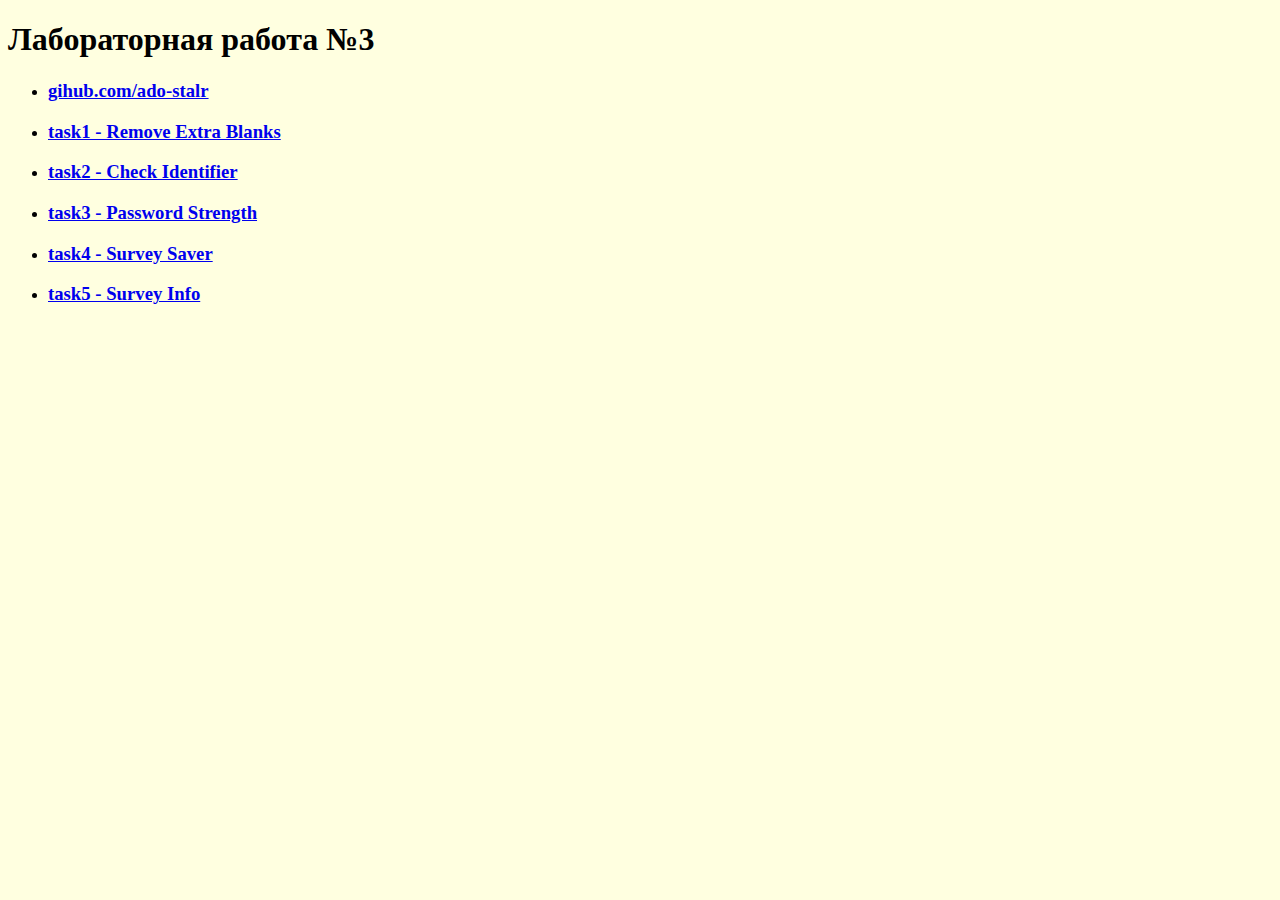
<file: lw3/index.html>
<!DOCTYPE html>
<html lang="en">
<head>
    <meta charset="UTF-8">
    <meta name="viewport" content="width=device-width, initial-scale=1.0">
    <title>OWP LabWork 3</title>
    <style>
        body {
            background-color: lightyellow;
        }
    </style>
</head>
<body>
    <h1>Лабораторная работа №3</h1>
    <ul>
        <li><h3><a target="_blank" href="https://github.com/ado-stalr/web-development">gihub.com/ado-stalr</a></h3></li>
        <li><h3><a target="_blank" href="/task1/index.php">task1 - Remove Extra Blanks</a></h3></li>
        <li><h3><a target="_blank" href="/task2/index.php">task2 - Check Identifier</a></h3></li>
        <li><h3><a target="_blank" href="/task3/index.php">task3 - Password Strength</a></h3></li>
        <li><h3><a target="_blank" href="/task4/index.php">task4 - Survey Saver</a></h3></li>
        <li><h3><a target="_blank" href="/task5/index.php">task5 - Survey Info</a></h3></li>
    </ul>
</body>
</html>
</file>
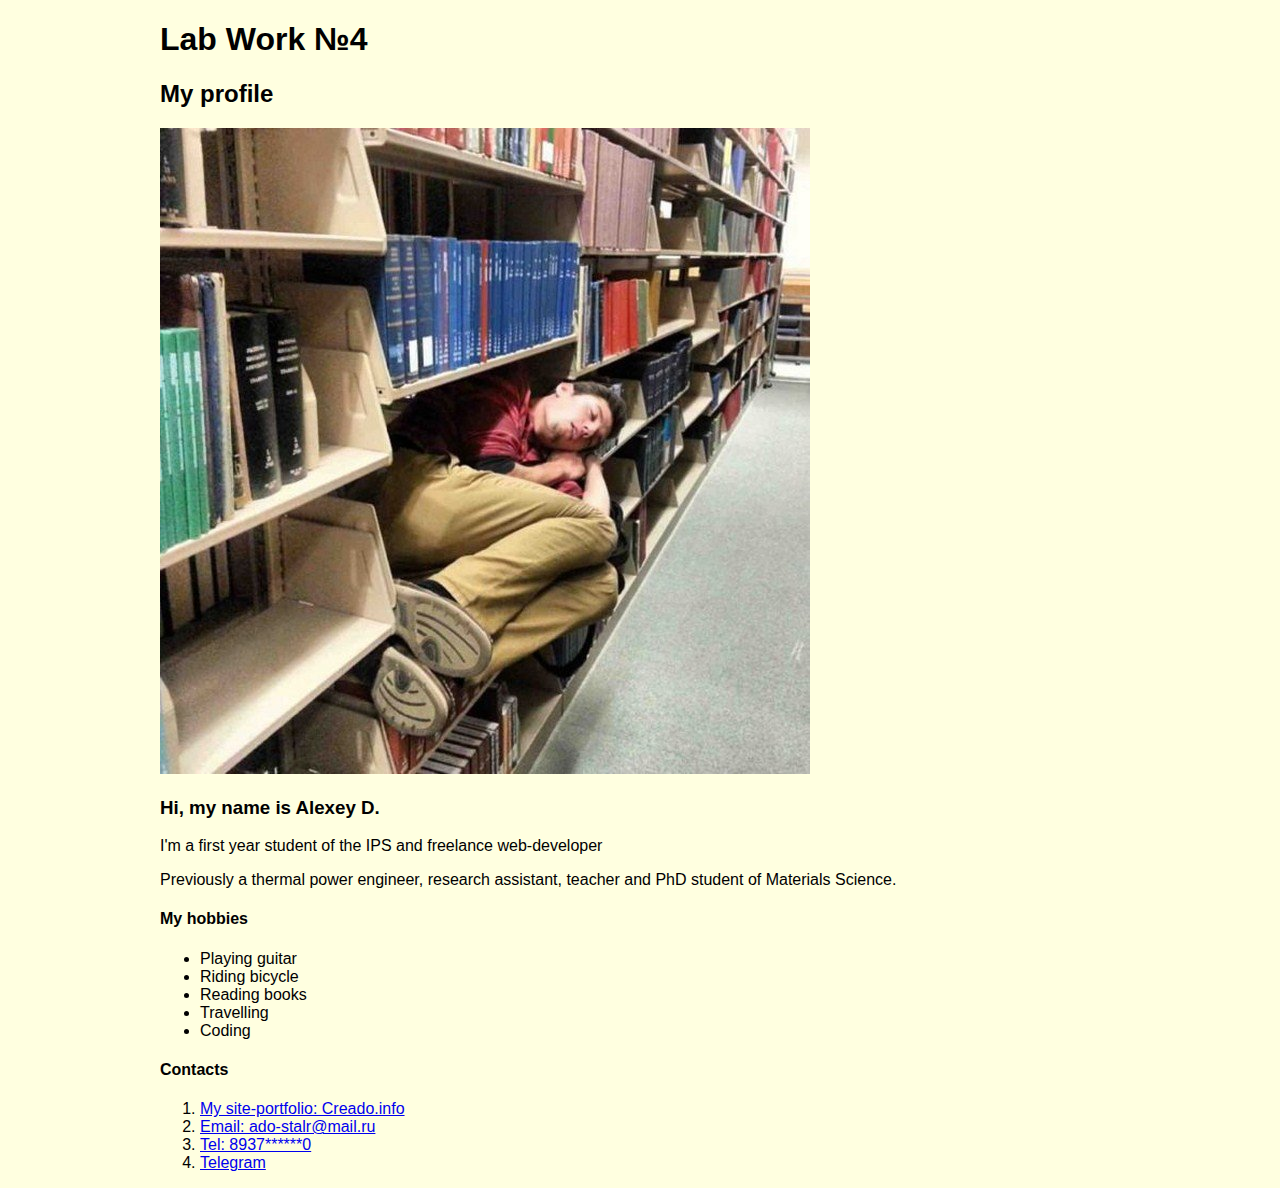
<file: lw4/index.html>
<!DOCTYPE html>
<html lang="en-US">
  <head>
    <meta charset="UTF-8" />
    <meta name="viewport" content="width=device-width, initial-scale=1.0" />
    <title>OWP LabWork 4</title>
    <link href="css/style.css" rel="stylesheet" />
  </head>
  <body>
    <h1>Lab Work №4</h1>
    <article>
      <h2>My profile</h2>
      <div class="imgWrapper">
        <img src="img/avatar.jpg" alt="A lot of books around sleeping man" />
      </div>
      <h3>Hi, my name is Alexey D.</h3>
      <p>
        I'm a first year student of the IPS and freelance web-developer
      </p>
      <p>
        Previously a thermal power engineer, research assistant, teacher
        and PhD student of Materials Science.
      </p>
      <div class="listWrapper">
        <h4>My hobbies</h4>
        <ul>
          <li>Playing guitar</li>
          <li>Riding bicycle</li>
          <li>Reading books</li>
          <li>Travelling</li>
          <li>Coding</li>
        </ul>
      </div>
      <div class="listWrapper">
        <h4>Contacts</h4>
        <ol>
          <li>
            <a target="_blank" href="http://creado.info">My site-portfolio: Creado.info</a>
          </li>
          <li>
            <a href="mailto:ado-stalr@mail.ru">Email: ado-stalr@mail.ru</a>
          </li>
          <li>
            <a href="tel:8937******0">Tel: 8937******0</a>
          </li>
          <li>
            <a target="_blank" href="https://t.me/ado_stalr">Telegram</a>
          </li>
        </ol>
      </div>
    </article>
  </body>
</html>
</file>
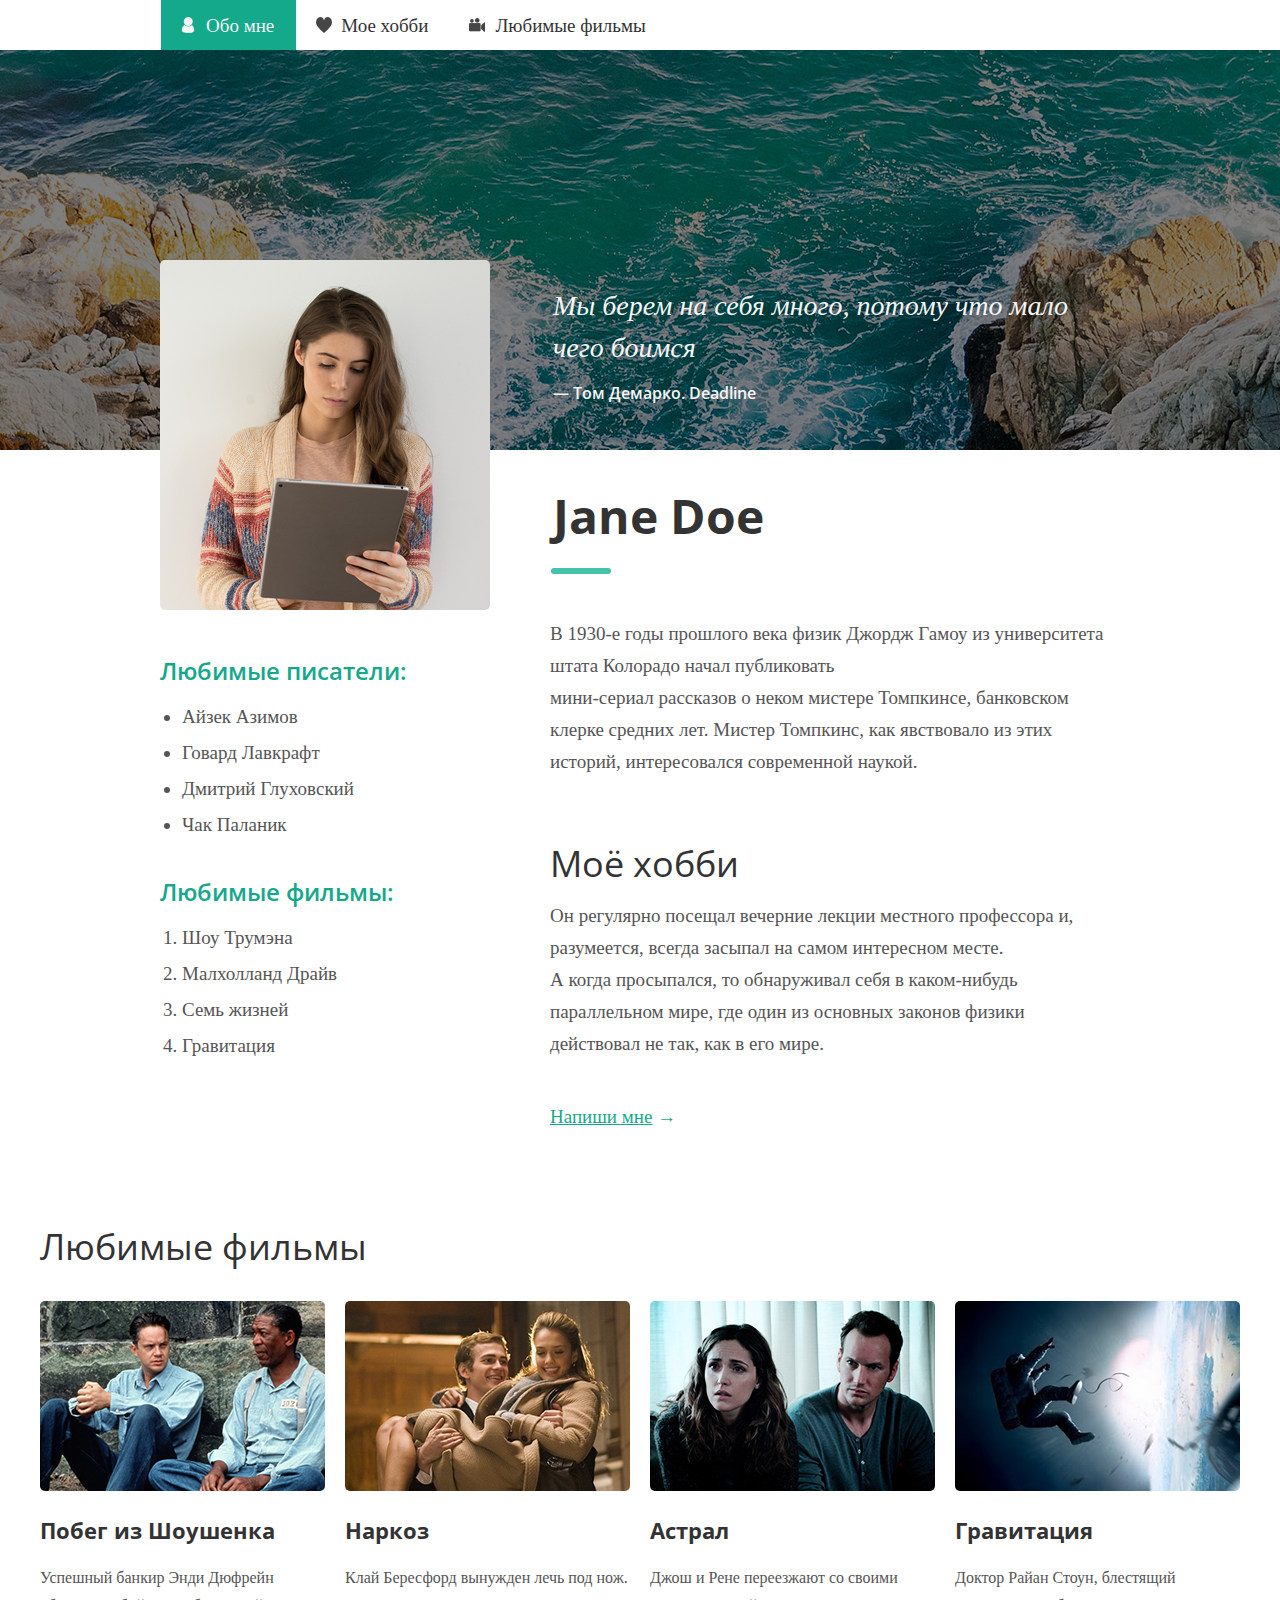
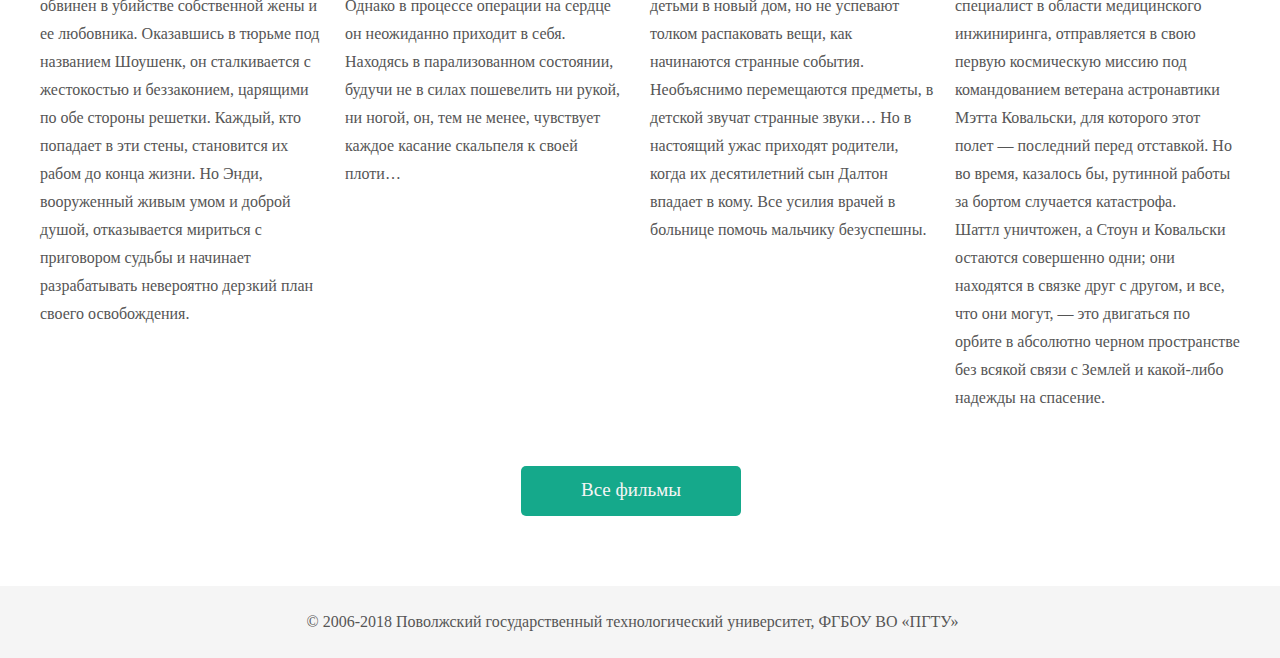
<file: lw5-2_float/index.html>
<!DOCTYPE html>
<html lang="ru">
<head>
  <meta charset="UTF-8" />
  <meta name="viewport" content="width=device-width, initial-scale=1.0" />
  <title>OWP LabWork 5</title>
  <link href="css/style.css" rel="stylesheet" />
  <link href="https://fonts.googleapis.com/css2?family=Open+Sans:wght@400;600;700&display=swap" rel="stylesheet" />
</head>
<body class="main">
  <header class="header">
    <nav class="menu header__menu">
      <ul class="menu__list">
        <li class="menu__item">
          <a href="#about" class="menu__link menu__link_about menu__link_active">Обо мне</a>
        </li>
        <li class="menu__item">
          <a href="#hobby" class="menu__link menu__link_hobby">Мое хобби</a>
        </li>
        <li class="menu__item">
          <a href="#favorite-films" class="menu__link menu__link_films">Любимые фильмы</a>
        </li>
        <li class="clear"></li>
      </ul>
    </nav>
  </header>
  <div class="background"></div>
  <div class="profile main__profile" >
    <div class="about profile__about" id="about">
      <div class="about__img-frame img-frame img-frame_avatar">
        <img src="images/avatar.png" alt="avatar" class="avatar about__avatar" />
      </div>
      <div class="quote about__quote">
        Мы берем на себя много, потому что мало чего боимся
        <p class="quote__author">— Том Демарко. Deadline</p>
      </div>
      <h1 class="about__name">Jane Doe</h1>
      <div class="clear"></div>
      <div class="favorites about__favorites about__favorites_writers">
        <h3 class="favorites__title">Любимые писатели:</h3>
        <ul class="favorites__list">
          <li class="favorites__item">Айзек Азимов</li>
          <li class="favorites__item">Говард Лавкрафт</li>
          <li class="favorites__item">Дмитрий Глуховский</li>
          <li class="favorites__item">Чак Паланик</li>
        </ul>
      </div>
      <div class="bio about__bio" id="bio">
        В 1930-е годы прошлого века физик Джордж Гамоу из
        университета штата Колорадо начал публиковать <br />
        мини-сериал рассказов о неком мистере Томпкинсе, банковском
        клерке средних лет. Мистер Томпкинс, как явствовало из этих
        историй, интересовался современной наукой.
      </div>
      <div class="clear"></div>
      <div class="favorites about__favorites about__favorites_films">
        <h3 class="favorites__title">Любимые фильмы:</h3>
        <ol class="favorites__list">
          <li class="favorites__item">Шоу Трумэна</li>
          <li class="favorites__item">Малхолланд Драйв</li>
          <li class="favorites__item">Семь жизней</li>
          <li class="favorites__item">Гравитация</li>
        </ol>
      </div>
      <div class="hobby about__hobby" id="hobby">
        <h2 class="hobby__title">Моё хобби</h2>
        <p class="hobby__description">
          Он регулярно посещал вечерние лекции местного профессора и,
          разумеется, всегда засыпал на самом интересном месте. <br />
          А когда просыпался, то обнаруживал себя в каком-нибудь
          параллельном мире, где один из основных законов физики
          действовал не так, как в его мире.
        </p>
        <div class="contact-me">
          <a href="#" class="contact-me__link">Напиши мне</a> →
        </div>
      </div>
      <div class="clear"></div>
    </div>
    <div class="favorite-films profile__favorite-films" id="favorite-films">
      <h2 class="favorite-films__title">Любимые фильмы</h2>
      <div class="films">
        <div class="film films__film">
          <div class="img-frame img-frame_film">
            <img src="images/shawshank_redemption.png" alt="Побег из шоушенка" class="film__screenshot film__screenshot_shawshank" />
          </div>
          <h3 class="film__title">Побег из Шоушенка</h3>
          <p class="film__description">
            Успешный банкир Энди Дюфрейн обвинен в убийстве собственной
            жены и ее любовника. Оказавшись в тюрьме под названием Шоушенк,
            он сталкивается с жестокостью и беззаконием, царящими по
            обе стороны решетки. Каждый, кто попадает в эти стены,
            становится их рабом до конца жизни. Но Энди, вооруженный
            живым умом и доброй душой, отказывается мириться с
            приговором судьбы и начинает разрабатывать невероятно
            дерзкий план своего освобождения.
          </p>
        </div>
        <div class="film films__film">
          <div class="img-frame img-frame_film">
            <img src="images/awake.png" alt="Наркоз" class="film__screenshot film__screenshot_awake" />
          </div>
          <h3 class="film__title">Наркоз</h3>
          <p class="film__description">
            Клай Бересфорд вынужден лечь под нож. Однако в процессе операции
            на сердце он неожиданно приходит в себя. Находясь в парализованном
            состоянии, будучи не в силах пошевелить ни рукой, ни ногой, он,
            тем не менее, чувствует каждое касание скальпеля к своей плоти…
          </p>
        </div>
        <div class="film films__film">
          <div class="img-frame img-frame_film">
            <img src="images/insidious.png" alt="Астрал" class="film__screenshot film__screenshot_insidious" />
          </div>
          <h3 class="film__title">Астрал</h3>
          <p class="film__description">
            Джош и Рене переезжают со своими детьми в новый дом, но
            не успевают толком распаковать вещи, как начинаются странные
            события. Необъяснимо перемещаются предметы, в детской звучат
            странные звуки… Но в настоящий ужас приходят родители, когда
            их десятилетний сын Далтон впадает в кому. Все усилия врачей
            в больнице помочь мальчику безуспешны.
          </p>
        </div>
        <div class="film films__film">
          <div class="img-frame img-frame_film">
            <img src="images/gravity.png" alt="Гравитация" class="film__screenshot film__screenshot_gravity" />
          </div>
          <h3 class="film__title">Гравитация</h3>
          <p class="film__description">
            Доктор Райан Стоун, блестящий специалист в области медицинского
            инжиниринга, отправляется в свою первую космическую миссию под
            командованием ветерана астронавтики Мэтта Ковальски, для которого
            этот полет — последний перед отставкой. Но во время, казалось бы,
            рутинной работы за бортом случается катастрофа. <br />
            Шаттл уничтожен, а Стоун и Ковальски остаются 
            совершенно одни; они находятся в связке
            друг с другом, и все, что они могут, — это двигаться по орбите в
            абсолютно черном пространстве без всякой связи с Землей и
            какой-либо надежды на спасение.
          </p>
        </div>
        <div class="clear"></div>
      </div>
      <div class="button-container">
        <a href='#' class="button button_films">Все фильмы</a>
      </div>
    </div>
  </div>
  <footer class="footer main__footer">
    © 2006-2018 Поволжский государственный технологический университет, ФГБОУ ВО «ПГТУ»
  </footer>
</body>
</html>
</file>
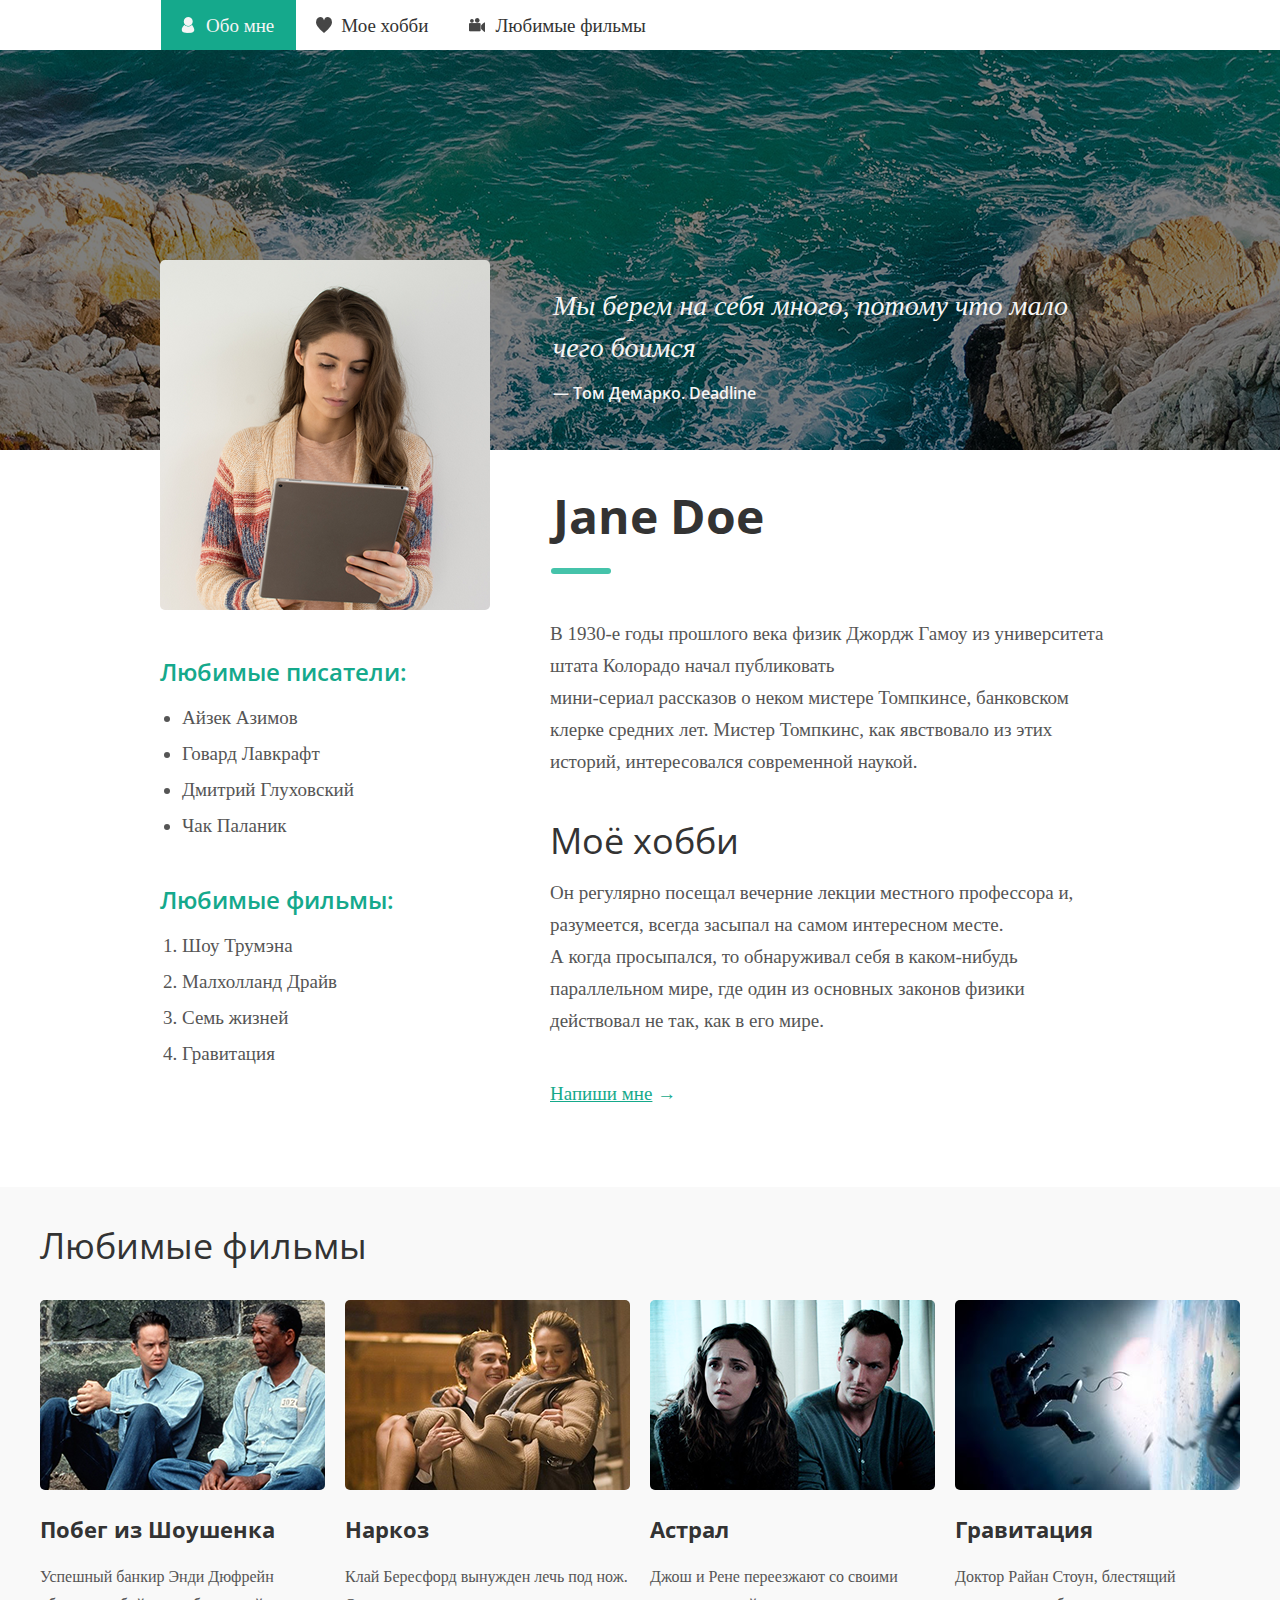
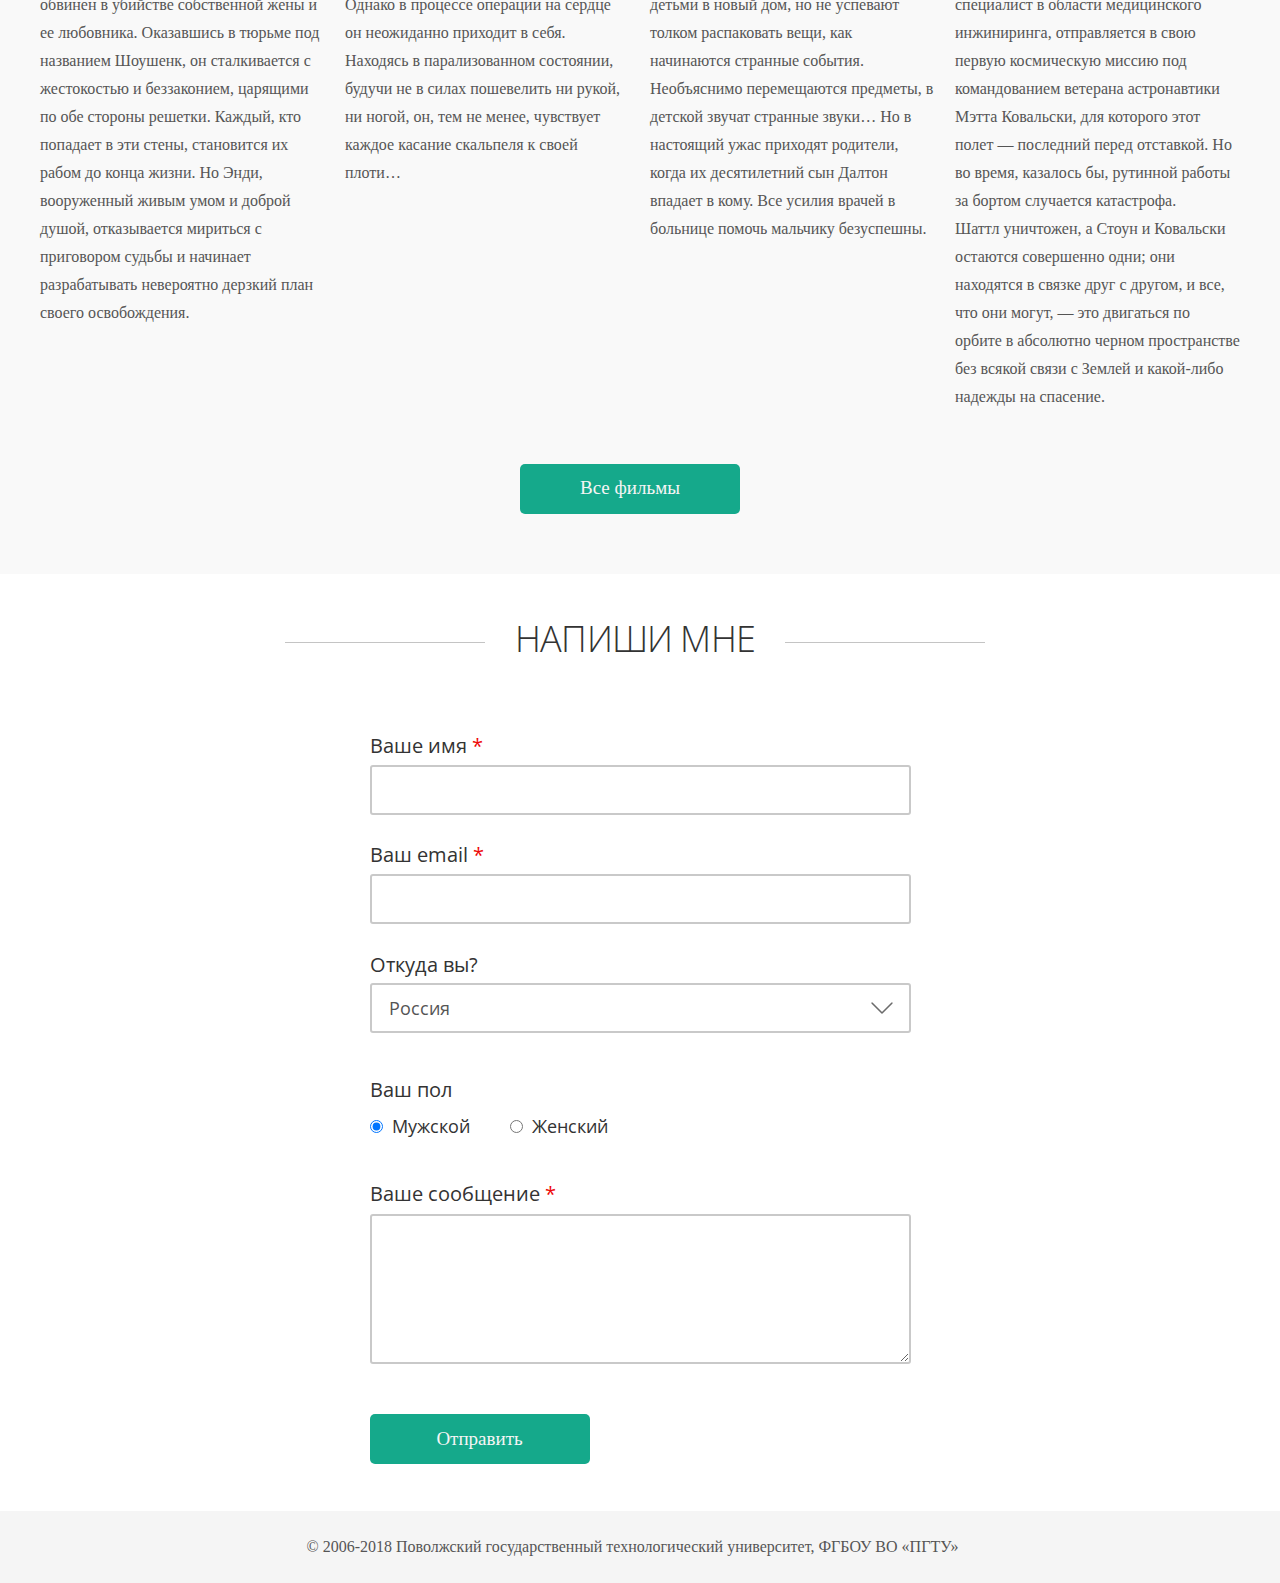
<file: lw5-3_float-flex/index.html>
<!DOCTYPE html>
<html lang="ru">
<head>
  <meta charset="UTF-8" />
  <meta name="viewport" content="width=device-width, initial-scale=1.0" />
  <title>OWP LabWork 5</title>
  <link href="css/style.css" rel="stylesheet" />
  <link href="https://fonts.googleapis.com/css2?family=Open+Sans:wght@400;600;700&display=swap" rel="stylesheet" />
</head>
<body class="main">
  <header class="header">
    <nav class="menu header__menu">
      <ul class="menu__list">
        <li class="menu__item">
          <a href="#about" class="menu__link menu__link_about menu__link_active">Обо мне</a>
        </li>
        <li class="menu__item">
          <a href="#hobby" class="menu__link menu__link_hobby">Мое хобби</a>
        </li>
        <li class="menu__item">
          <a href="#favorite-films" class="menu__link menu__link_films">Любимые фильмы</a>
        </li>
        <li class="clear"></li>
      </ul>
    </nav>
  </header>
  <div class="background"></div>
  <div class="profile main__profile" >
    <div class="about profile__about" id="about">
      <div class="about__img-frame img-frame img-frame_avatar">
        <img src="images/avatar.png" alt="avatar" class="avatar about__avatar" />
      </div>
      <div class="quote about__quote">
        Мы берем на себя много, потому что мало чего боимся
        <p class="quote__author">— Том Демарко. Deadline</p>
      </div>
      <h1 class="about__name">Jane Doe</h1>
      <div class="clear"></div>
      <div class="favorites about__favorites">
        <div class="favorites__writers">
          <h3 class="favorites__title">Любимые писатели:</h3>
          <ul class="favorites__list">
            <li class="favorites__item">Айзек Азимов</li>
            <li class="favorites__item">Говард Лавкрафт</li>
            <li class="favorites__item">Дмитрий Глуховский</li>
            <li class="favorites__item">Чак Паланик</li>
          </ul>
        </div>
        <div class="favorites__films">
          <h3 class="favorites__title">Любимые фильмы:</h3>
          <ol class="favorites__list">
            <li class="favorites__item">Шоу Трумэна</li>
            <li class="favorites__item">Малхолланд Драйв</li>
            <li class="favorites__item">Семь жизней</li>
            <li class="favorites__item">Гравитация</li>
          </ol>
        </div>
      </div>
      <div class="bio about__bio" id="bio">
        В 1930-е годы прошлого века физик Джордж Гамоу из
        университета штата Колорадо начал публиковать <br />
        мини-сериал рассказов о неком мистере Томпкинсе, банковском
        клерке средних лет. Мистер Томпкинс, как явствовало из этих
        историй, интересовался современной наукой.
      </div>
      <div class="hobby about__hobby" id="hobby">
        <h2 class="hobby__title">Моё хобби</h2>
        <p class="hobby__description">
          Он регулярно посещал вечерние лекции местного профессора и,
          разумеется, всегда засыпал на самом интересном месте. <br />
          А когда просыпался, то обнаруживал себя в каком-нибудь
          параллельном мире, где один из основных законов физики
          действовал не так, как в его мире.
        </p>
        <div class="contact-me">
          <a href="#" class="contact-me__link">Напиши мне</a> →
        </div>
      </div>
      <div class="clear"></div>
    </div>
  </div>
  <div class="favorite-films main__favorite-films" id="favorite-films">
    <div class="favorite-films__container">
      <h2 class="favorite-films__title">Любимые фильмы</h2>
      <div class="films">
        <div class="film films__film">
          <div class="img-frame img-frame_film">
            <img src="images/shawshank_redemption.png" alt="Побег из шоушенка" class="film__screenshot film__screenshot_shawshank" />
          </div>
          <h3 class="film__title">Побег из Шоушенка</h3>
          <p class="film__description">
            Успешный банкир Энди Дюфрейн обвинен в убийстве собственной
            жены и ее любовника. Оказавшись в тюрьме под названием Шоушенк,
            он сталкивается с жестокостью и беззаконием, царящими по
            обе стороны решетки. Каждый, кто попадает в эти стены,
            становится их рабом до конца жизни. Но Энди, вооруженный
            живым умом и доброй душой, отказывается мириться с
            приговором судьбы и начинает разрабатывать невероятно
            дерзкий план своего освобождения.
          </p>
        </div>
        <div class="film films__film">
          <div class="img-frame img-frame_film">
            <img src="images/awake.png" alt="Наркоз" class="film__screenshot film__screenshot_awake" />
          </div>
          <h3 class="film__title">Наркоз</h3>
          <p class="film__description">
            Клай Бересфорд вынужден лечь под нож. Однако в процессе операции
            на сердце он неожиданно приходит в себя. Находясь в парализованном
            состоянии, будучи не в силах пошевелить ни рукой, ни ногой, он,
            тем не менее, чувствует каждое касание скальпеля к своей плоти…
          </p>
        </div>
        <div class="film films__film">
          <div class="img-frame img-frame_film">
            <img src="images/insidious.png" alt="Астрал" class="film__screenshot film__screenshot_insidious" />
          </div>
          <h3 class="film__title">Астрал</h3>
          <p class="film__description">
            Джош и Рене переезжают со своими детьми в новый дом, но
            не успевают толком распаковать вещи, как начинаются странные
            события. Необъяснимо перемещаются предметы, в детской звучат
            странные звуки… Но в настоящий ужас приходят родители, когда
            их десятилетний сын Далтон впадает в кому. Все усилия врачей
            в больнице помочь мальчику безуспешны.
          </p>
        </div>
        <div class="film films__film">
          <div class="img-frame img-frame_film">
            <img src="images/gravity.png" alt="Гравитация" class="film__screenshot film__screenshot_gravity" />
          </div>
          <h3 class="film__title">Гравитация</h3>
          <p class="film__description">
            Доктор Райан Стоун, блестящий специалист в области медицинского
            инжиниринга, отправляется в свою первую космическую миссию под
            командованием ветерана астронавтики Мэтта Ковальски, для которого
            этот полет — последний перед отставкой. Но во время, казалось бы,
            рутинной работы за бортом случается катастрофа. <br />
            Шаттл уничтожен, а Стоун и Ковальски остаются 
            совершенно одни; они находятся в связке
            друг с другом, и все, что они могут, — это двигаться по орбите в
            абсолютно черном пространстве без всякой связи с Землей и
            какой-либо надежды на спасение.
          </p>
        </div>
        <div class="clear"></div>
      </div>
      <div class="button-container">
        <a href='#' class="button button_films">Все фильмы</a>
      </div>
    </div>
  </div>
  <div class="write-me main__write-me">
    <h2 class="write-me__title">напиши мне</h2>
    <form class="write-me__form write-me-form" action="https://echo.htmlacademy.ru/courses" method="get">
      <label for="name" class="write-me-form__label write-me-form__label_required">Ваше имя</label>
      <input type="text" id="name" name="name" class="write-me-form__input" required />
      <label for="email" class="write-me-form__label write-me-form__label_required">Ваш email</label>
      <input type="email" id="email" name="email" class="write-me-form__input" required />
      <label for="location" class="write-me-form__label write-me-form__label_select">Откуда вы?</label>
      <select name="location" id="location" class="write-me-form__input write-me-form__input_select">
        <option value="ru">Россия</option>
        <option value="ua">Украина</option>
        <option value="bl">Беларусь</option>
        <option value="us">США</option>
      </select>
      <div class="write-me-form__gender">
        <div class="write-me-form__text">Ваш пол</div>
        <label class="write-me-form__label write-me-form__label_radio">
          <input type="radio" class="write-me-form__radio" name="gender" value="man" checked>
          Мужской
        </label>
        <label class="write-me-form__label write-me-form__label_radio">
          <input type="radio" class="write-me-form__radio write-me-form__radio_woman" name="gender" value="woman">
          Женский
        </label>
      </div>
      <label for="message" class="write-me-form__label write-me-form__label_required">Ваше сообщение</label>
      <textarea id="message" name="message" class="write-me-form__input write-me-form__input_area" required></textarea>
      <input type="submit" class="write-me-form__button button" value="Отправить" />
    </form>
  </div>
  <footer class="footer main__footer">
    © 2006-2018 Поволжский государственный технологический университет, ФГБОУ ВО «ПГТУ»
  </footer>
</body>
</html>
</file>
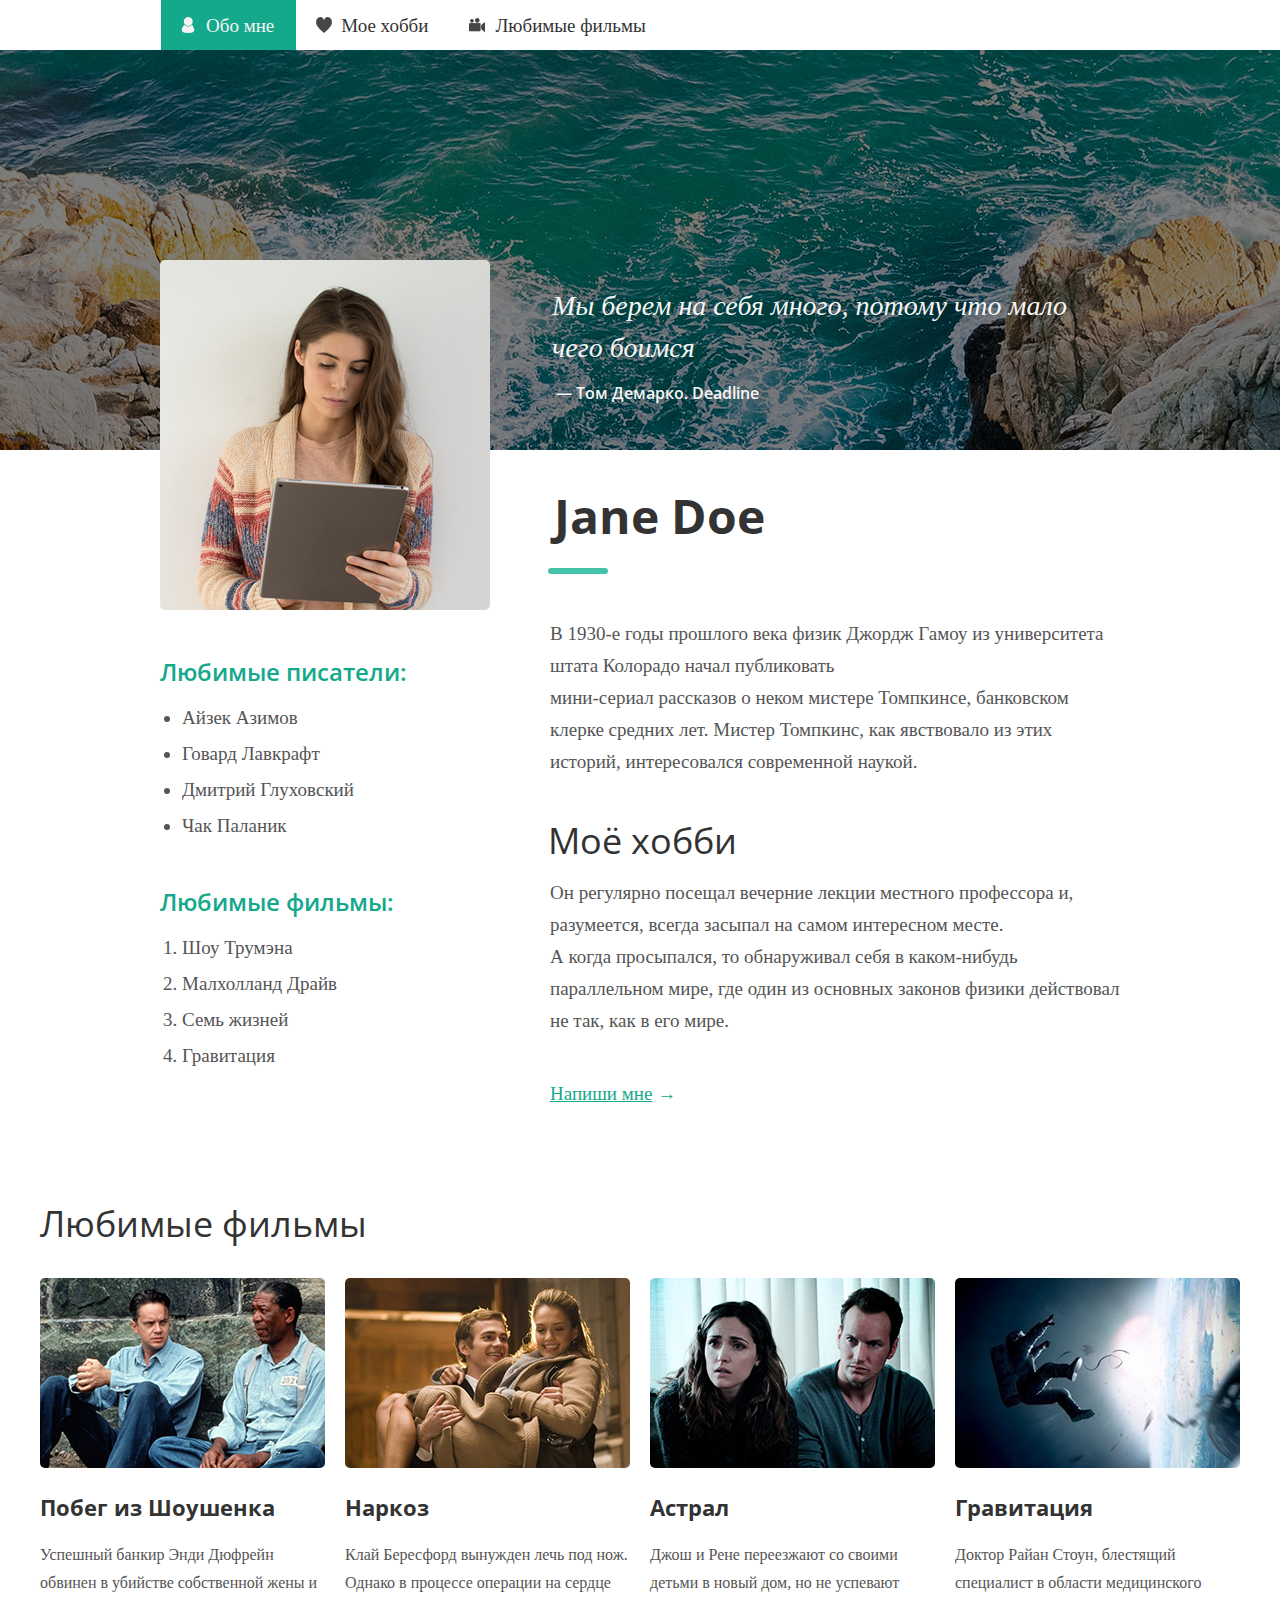
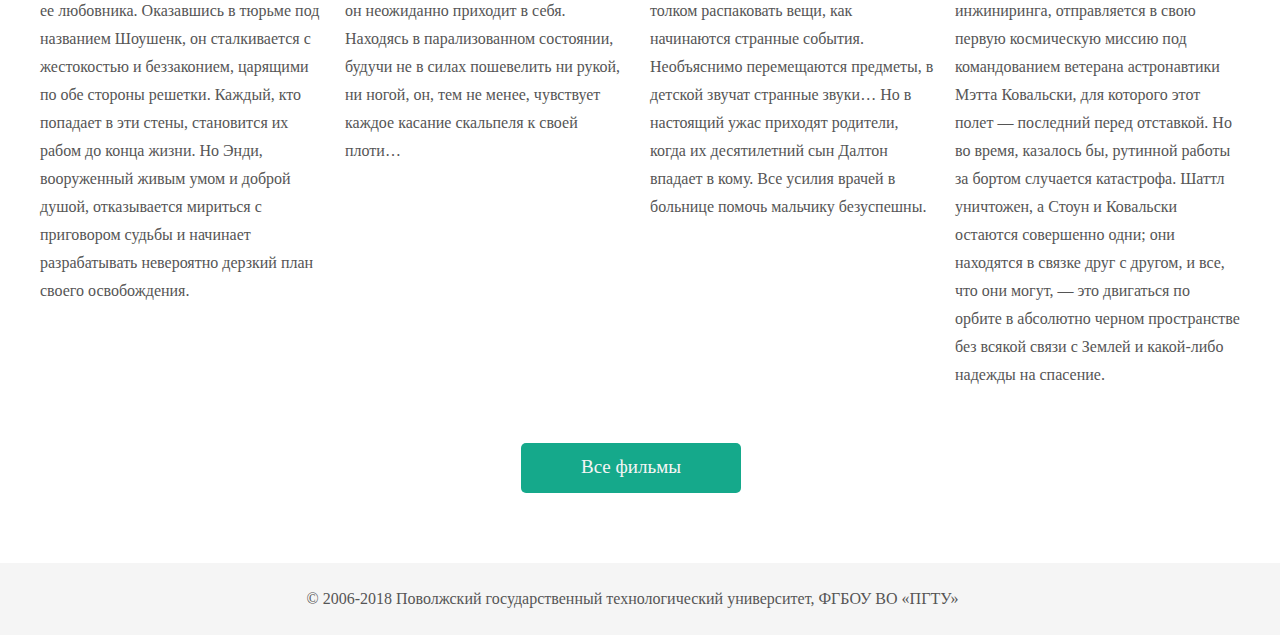
<file: lw5/index.html>
<!DOCTYPE html>
<html lang="ru">
<head>
  <meta charset="UTF-8" />
  <meta name="viewport" content="width=device-width, initial-scale=1.0" />
  <title>OWP LabWork 5</title>
  <link href="css/style.css" rel="stylesheet" />
  <link href="https://fonts.googleapis.com/css2?family=Open+Sans:wght@400;600;700&display=swap" rel="stylesheet" />
</head>
<body class="main">
  <header class="header">
    <nav class="menu header__menu">
      <ul class="menu__list">
        <li class="menu__item">
          <a href="#about" class="menu__link menu__link_about menu__link_active">Обо мне</a>
        </li>
        <li class="menu__item">
          <a href="#hobby" class="menu__link menu__link_hobby">Мое хобби</a>
        </li>
        <li class="menu__item">
          <a href="#favorite-films" class="menu__link menu__link_films">Любимые фильмы</a>
        </li>
      </ul>
    </nav>
  </header>
  <div class="background"></div>
  <div class="profile main__profile" >
    <div class="about profile__about" id="about">
      <div class="about__row">
        <div class="about__img-frame img-frame img-frame_avatar">
          <img src="images/avatar.png" alt="avatar" class="avatar about__avatar" />
        </div>
        <div class="about__column">
          <div class="quote about__quote">
            Мы берем на себя много, потому что мало чего боимся
            <p class="quote__author">— Том Демарко. Deadline</p>
          </div>
          <h1 class="about__name">Jane Doe</h1>
        </div>
      </div>
      <div class="about__row">
        <div class="about__column about__column_left">
          <div class="favorites about__favorites about__favorites_writers">
            <h3 class="favorites__title">Любимые писатели:</h3>
            <ul class="favorites__list">
              <li class="favorites__item">Айзек Азимов</li>
              <li class="favorites__item">Говард Лавкрафт</li>
              <li class="favorites__item">Дмитрий Глуховский</li>
              <li class="favorites__item">Чак Паланик</li>
            </ul>
          </div>
          <div class="favorites about__favorites about__favorites_films">
            <h3 class="favorites__title">Любимые фильмы:</h3>
            <ol class="favorites__list">
              <li class="favorites__item">Шоу Трумэна</li>
              <li class="favorites__item">Малхолланд Драйв</li>
              <li class="favorites__item">Семь жизней</li>
              <li class="favorites__item">Гравитация</li>
            </ol>
          </div>
        </div>
        <div class="about__column">
          <div class="bio about__bio" id="bio">
            В 1930-е годы прошлого века физик Джордж Гамоу из
            университета штата Колорадо начал публиковать <br />
            мини-сериал рассказов о неком мистере Томпкинсе, банковском
            клерке средних лет. Мистер Томпкинс, как явствовало из этих
            историй, интересовался современной наукой.
          </div>
          <div class="hobby about__hobby" id="hobby">
            <h2 class="hobby__title">Моё хобби</h2>
            <p class="hobby__description">
              Он регулярно посещал вечерние лекции местного профессора и,
              разумеется, всегда засыпал на самом интересном месте. <br />
              А когда просыпался, то обнаруживал себя в каком-нибудь
              параллельном мире, где один из основных законов физики
              действовал не так, как в его мире.
            </p>
            <div class="contact-me">
              <a href="#" class="contact-me__link">Напиши мне</a> →
            </div>
          </div>
        </div>
      </div>
    </div>
    <div class="favorite-films profile__favorite-films" id="favorite-films">
      <h2 class="favorite-films__title">Любимые фильмы</h2>
      <div class="films">
        <div class="film films__film">
          <div class="img-frame img-frame_film">
            <img src="images/shawshank_redemption.png" alt="Побег из шоушенка" class="film__screenshot film__screenshot_shawshank" />
          </div>
          <h3 class="film__title">Побег из Шоушенка</h3>
          <p class="film__description">
            Успешный банкир Энди Дюфрейн обвинен в убийстве собственной
            жены и ее любовника. Оказавшись в тюрьме под названием Шоушенк,
            он сталкивается с жестокостью и беззаконием, царящими по
            обе стороны решетки. Каждый, кто попадает в эти стены,
            становится их рабом до конца жизни. Но Энди, вооруженный
            живым умом и доброй душой, отказывается мириться с
            приговором судьбы и начинает разрабатывать невероятно
            дерзкий план своего освобождения.
          </p>
        </div>
        <div class="film films__film">
          <div class="img-frame img-frame_film">
            <img src="images/awake.png" alt="Наркоз" class="film__screenshot film__screenshot_awake" />
          </div>
          <h3 class="film__title">Наркоз</h3>
          <p class="film__description">
            Клай Бересфорд вынужден лечь под нож. Однако в процессе операции
            на сердце он неожиданно приходит в себя. Находясь в парализованном
            состоянии, будучи не в силах пошевелить ни рукой, ни ногой, он,
            тем не менее, чувствует каждое касание скальпеля к своей плоти…
          </p>
        </div>
        <div class="film films__film">
          <div class="img-frame img-frame_film">
            <img src="images/insidious.png" alt="Астрал" class="film__screenshot film__screenshot_insidious" />
          </div>
          <h3 class="film__title">Астрал</h3>
          <p class="film__description">
            Джош и Рене переезжают со своими детьми в новый дом, но
            не успевают толком распаковать вещи, как начинаются странные
            события. Необъяснимо перемещаются предметы, в детской звучат
            странные звуки… Но в настоящий ужас приходят родители, когда
            их десятилетний сын Далтон впадает в кому. Все усилия врачей
            в больнице помочь мальчику безуспешны.
          </p>
        </div>
        <div class="film films__film">
          <div class="img-frame img-frame_film">
            <img src="images/gravity.png" alt="Гравитация" class="film__screenshot film__screenshot_gravity" />
          </div>
          <h3 class="film__title">Гравитация</h3>
          <p class="film__description">
            Доктор Райан Стоун, блестящий специалист в области медицинского
            инжиниринга, отправляется в свою первую космическую миссию под
            командованием ветерана астронавтики Мэтта Ковальски, для которого
            этот полет — последний перед отставкой. Но во время, казалось бы,
            рутинной работы за бортом случается катастрофа. Шаттл уничтожен, а
            Стоун и Ковальски остаются совершенно одни; они находятся в связке
            друг с другом, и все, что они могут, — это двигаться по орбите в
            абсолютно черном пространстве без всякой связи с Землей и
            какой-либо надежды на спасение.
          </p>
        </div>
      </div>
      <div class="button-container">
        <a href='#' class="button button_films">Все фильмы</a>
      </div>
    </div>
  </div>
  <footer class="footer main__footer">
    © 2006-2018 Поволжский государственный технологический университет, ФГБОУ ВО «ПГТУ»
  </footer>
</body>
</html>
</file>
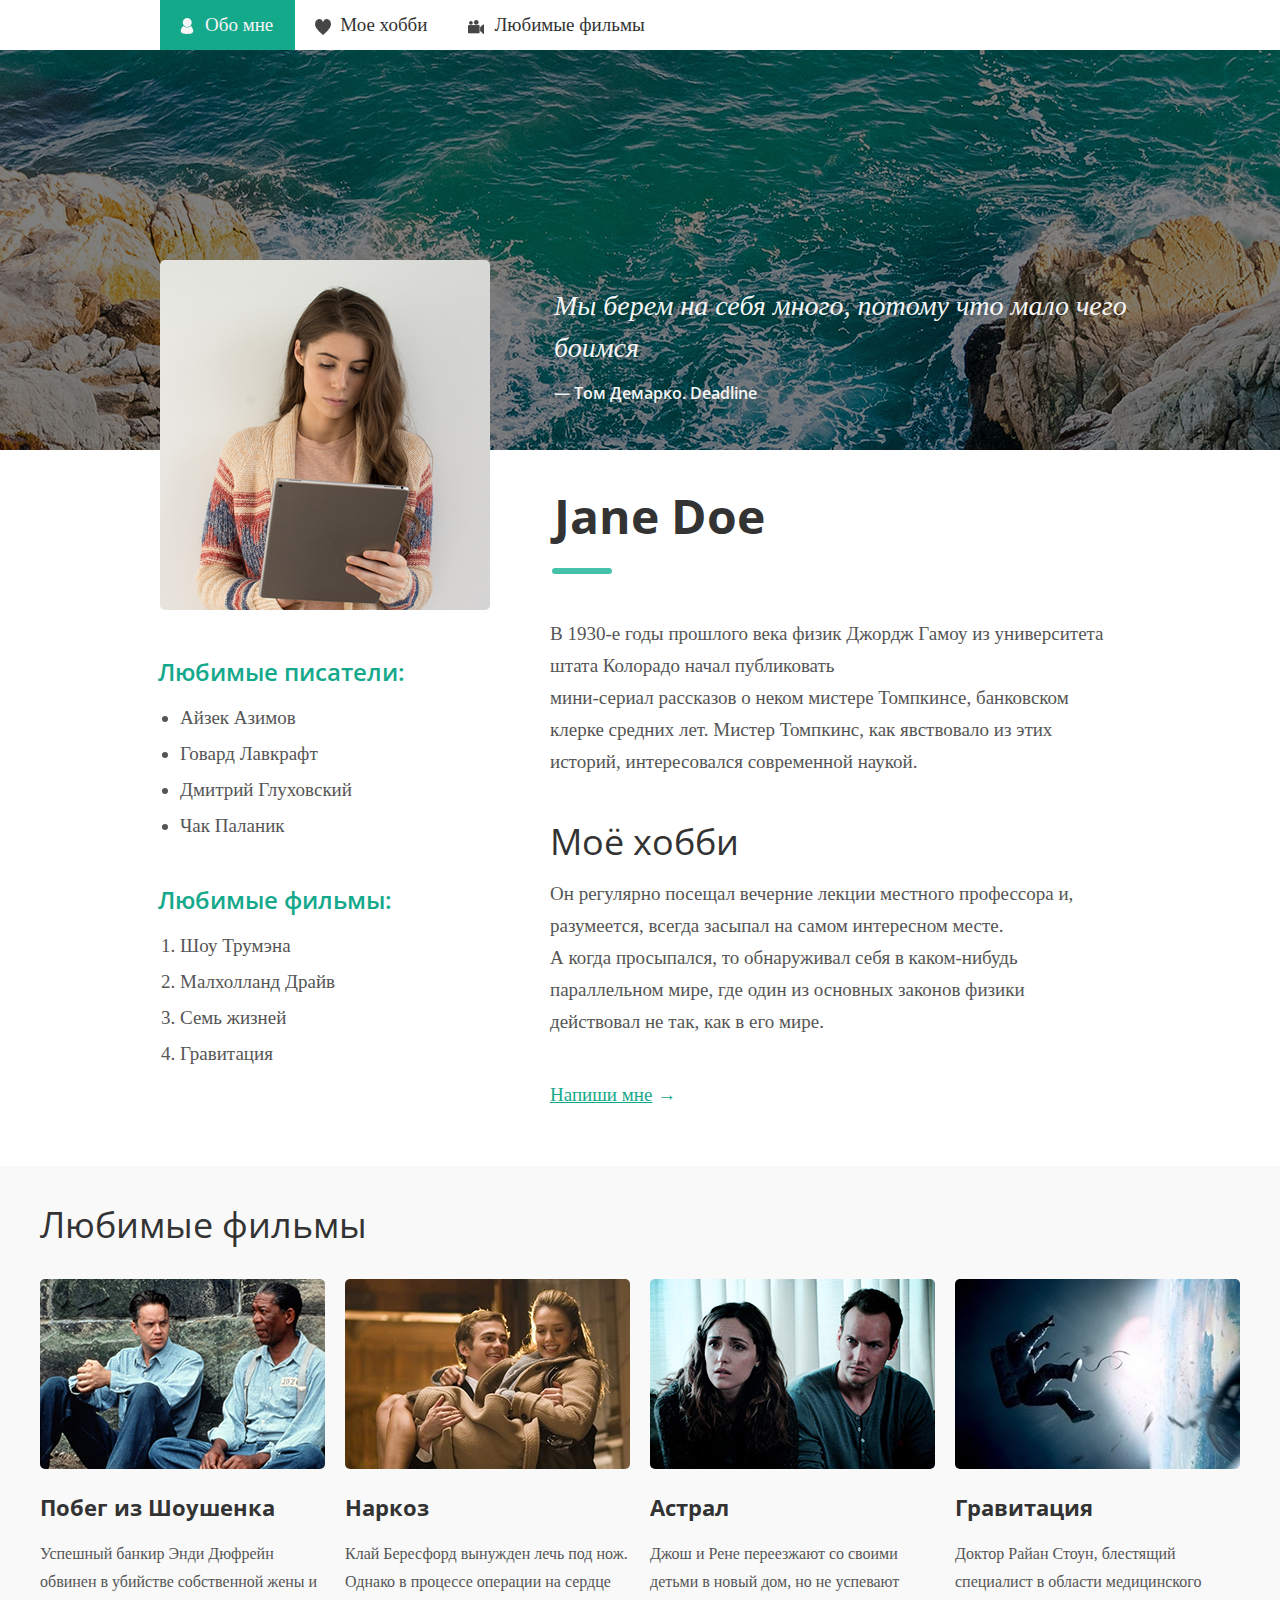
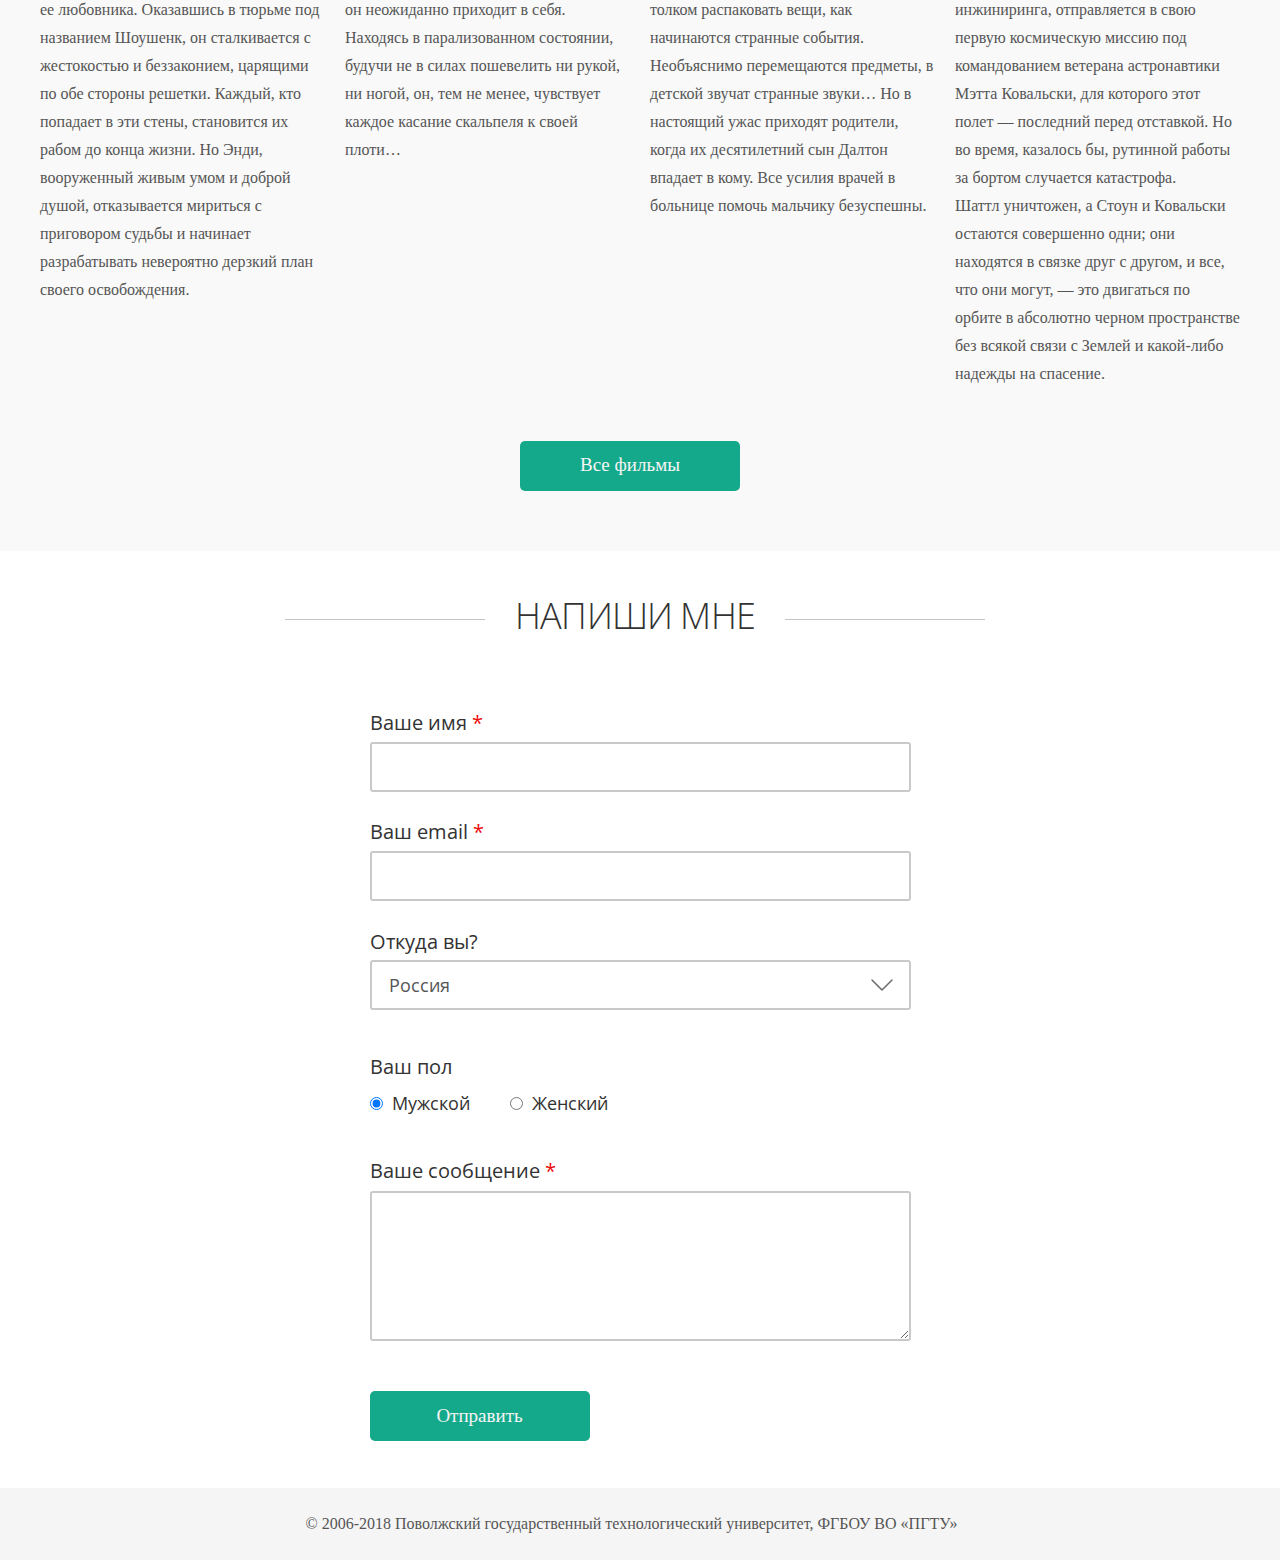
<file: lw6/index.html>
<!DOCTYPE html>
<html lang="ru">
<head>
  <meta charset="UTF-8" />
  <meta name="viewport" content="width=device-width, initial-scale=1.0, user-scalable=0" />
  <title>OWP LabWork 6</title>
  <link href="css/style.css" rel="stylesheet" />
  <link href="https://fonts.googleapis.com/css2?family=Open+Sans:wght@400;600;700&display=swap" rel="stylesheet" />
</head>
<body class="main">
  <header class="header">
    <div class="burger-button burger-button" id="menu_button">
      <div class="burger-button__line burger-button__line_top"></div>
      <div class="burger-button__line burger-button__line_mid"></div>
      <div class="burger-button__line burger-button__line_bottom"></div>
    </div>
    <nav class="menu menu_hidden header__menu" id="menu">
      <ul class="menu__list">
        <li class="menu__item">
          <a href="#about" class="menu__link menu__link_about menu__link_active">Обо мне</a>
        </li>
        <li class="menu__item">
          <a href="#hobby" class="menu__link menu__link_hobby">Мое хобби</a>
        </li>
        <li class="menu__item">
          <a href="#favorite-films" class="menu__link menu__link_films">Любимые фильмы</a>
        </li>
        <li class="clear"></li>
      </ul>
    </nav>
  </header>
  <div class="background"></div>
  <div class="profile main__profile" >
    <div class="about profile__about" id="about">
      <div class="about__img-frame img-frame img-frame_avatar">
        <img src="images/avatar.png" alt="avatar" class="avatar about__avatar" />
      </div>
      <div class="about__header">
        <div class="quote about__quote">
          Мы берем на себя много, потому что мало чего боимся
          <p class="quote__author">— Том Демарко. Deadline</p>
        </div>
        <h1 class="about__name">Jane Doe</h1>
      </div>
      <div class="clear"></div>
      <div class="about__info">
        <div class="favorites about__favorites">
          <div class="favorites__writers">
            <h3 class="favorites__title">Любимые писатели:</h3>
            <ul class="favorites__list">
              <li class="favorites__item">Айзек Азимов</li>
              <li class="favorites__item">Говард Лавкрафт</li>
              <li class="favorites__item">Дмитрий Глуховский</li>
              <li class="favorites__item">Чак Паланик</li>
            </ul>
          </div>
          <div class="favorites__films">
            <h3 class="favorites__title">Любимые фильмы:</h3>
            <ol class="favorites__list">
              <li class="favorites__item">Шоу Трумэна</li>
              <li class="favorites__item">Малхолланд Драйв</li>
              <li class="favorites__item">Семь жизней</li>
              <li class="favorites__item">Гравитация</li>
            </ol>
          </div>
        </div>
        <div class="bio about__bio" id="bio">
          В 1930-е годы прошлого века физик Джордж Гамоу из
          университета штата Колорадо начал публиковать <br />
          мини-сериал рассказов о неком мистере Томпкинсе, банковском
          клерке средних лет. Мистер Томпкинс, как явствовало из этих
          историй, интересовался современной наукой.
        </div>
        <div class="hobby about__hobby" id="hobby">
          <h2 class="hobby__title">Моё хобби</h2>
          <p class="hobby__description">
            Он регулярно посещал вечерние лекции местного профессора и,
            разумеется, всегда засыпал на самом интересном месте. <br />
            А когда просыпался, то обнаруживал себя в каком-нибудь
            параллельном мире, где один из основных законов физики
            действовал не так, как в его мире.
          </p>
        </div>
        <div class="contact-me about__contact-me">
          <a href="#write-me" class="contact-me__link">Напиши мне</a> →
        </div>
        <div class="clear"></div>
      </div>
        
    </div>
  </div>
  <div class="favorite-films main__favorite-films" id="favorite-films">
    <div class="favorite-films__container">
      <h2 class="favorite-films__title">Любимые фильмы</h2>
      <div class="films">
        <div class="film films__film">
          <div class="img-frame img-frame_film">
            <img src="images/shawshank_redemption.png" alt="Побег из шоушенка" class="film__screenshot film__screenshot_shawshank" />
          </div>
          <h3 class="film__title">Побег из Шоушенка</h3>
          <p class="film__description">
            Успешный банкир Энди Дюфрейн обвинен в убийстве собственной
            жены и ее любовника. Оказавшись в тюрьме под названием Шоушенк,
            он сталкивается с жестокостью и беззаконием, царящими по
            обе стороны решетки. Каждый, кто попадает в эти стены,
            становится их рабом до конца жизни. Но Энди, вооруженный
            живым умом и доброй душой, отказывается мириться с
            приговором судьбы и начинает разрабатывать невероятно
            дерзкий план своего освобождения.
          </p>
        </div>
        <div class="film films__film">
          <div class="img-frame img-frame_film">
            <img src="images/awake.png" alt="Наркоз" class="film__screenshot film__screenshot_awake" />
          </div>
          <h3 class="film__title">Наркоз</h3>
          <p class="film__description">
            Клай Бересфорд вынужден лечь под нож. Однако в процессе операции
            на сердце он неожиданно приходит в себя. Находясь в парализованном
            состоянии, будучи не в силах пошевелить ни рукой, ни ногой, он,
            тем не менее, чувствует каждое касание скальпеля к своей плоти…
          </p>
        </div>
        <div class="film films__film">
          <div class="img-frame img-frame_film">
            <img src="images/insidious.png" alt="Астрал" class="film__screenshot film__screenshot_insidious" />
          </div>
          <h3 class="film__title">Астрал</h3>
          <p class="film__description">
            Джош и Рене переезжают со своими детьми в новый дом, но
            не успевают толком распаковать вещи, как начинаются странные
            события. Необъяснимо перемещаются предметы, в детской звучат
            странные звуки… Но в настоящий ужас приходят родители, когда
            их десятилетний сын Далтон впадает в кому. Все усилия врачей
            в больнице помочь мальчику безуспешны.
          </p>
        </div>
        <div class="film films__film">
          <div class="img-frame img-frame_film">
            <img src="images/gravity.png" alt="Гравитация" class="film__screenshot film__screenshot_gravity" />
          </div>
          <h3 class="film__title">Гравитация</h3>
          <p class="film__description">
            Доктор Райан Стоун, блестящий специалист в области медицинского
            инжиниринга, отправляется в свою первую космическую миссию под
            командованием ветерана астронавтики Мэтта Ковальски, для которого
            этот полет — последний перед отставкой. Но во время, казалось бы,
            рутинной работы за бортом случается катастрофа. <br />
            Шаттл уничтожен, а Стоун и Ковальски остаются 
            совершенно одни; они находятся в связке
            друг с другом, и все, что они могут, — это двигаться по орбите в
            абсолютно черном пространстве без всякой связи с Землей и
            какой-либо надежды на спасение.
          </p>
        </div>
        <div class="clear"></div>
      </div>
      <div class="button-container">
        <a href='#' class="button button_films">Все фильмы</a>
      </div>
    </div>
  </div>
  <div class="write-me main__write-me" id="write-me">
    <h2 class="write-me__title">напиши мне</h2>
    <form class="write-me__form write-me-form" action="https://echo.htmlacademy.ru/courses" method="get">
      <label for="name" class="write-me-form__label write-me-form__label_required">Ваше имя</label>
      <input type="text" id="name" name="name" class="write-me-form__input" required />
      <label for="email" class="write-me-form__label write-me-form__label_required">Ваш email</label>
      <input type="email" id="email" name="email" class="write-me-form__input" required />
      <label for="location" class="write-me-form__label write-me-form__label_select">Откуда вы?</label>
      <select name="location" id="location" class="write-me-form__input write-me-form__input_select">
        <option value="ru">Россия</option>
        <option value="ua">Украина</option>
        <option value="bl">Беларусь</option>
        <option value="us">США</option>
      </select>
      <div class="write-me-form__gender">
        <div class="write-me-form__text">Ваш пол</div>
        <label class="write-me-form__label write-me-form__label_radio">
          <input type="radio" class="write-me-form__radio" name="gender" value="man" checked>
          Мужской
        </label>
        <label class="write-me-form__label write-me-form__label_radio">
          <input type="radio" class="write-me-form__radio write-me-form__radio_woman" name="gender" value="woman">
          Женский
        </label>
      </div>
      <label for="message" class="write-me-form__label write-me-form__label_required">Ваше сообщение</label>
      <textarea id="message" name="message" class="write-me-form__input write-me-form__input_area" required></textarea>
      <input type="submit" class="write-me-form__button button" value="Отправить" />
    </form>
  </div>
  <footer class="footer main__footer">
    © 2006-2018 Поволжский государственный технологический университет, ФГБОУ ВО «ПГТУ»
  </footer>
  <script src="js/main.js"></script>
</body>
</html>
</file>
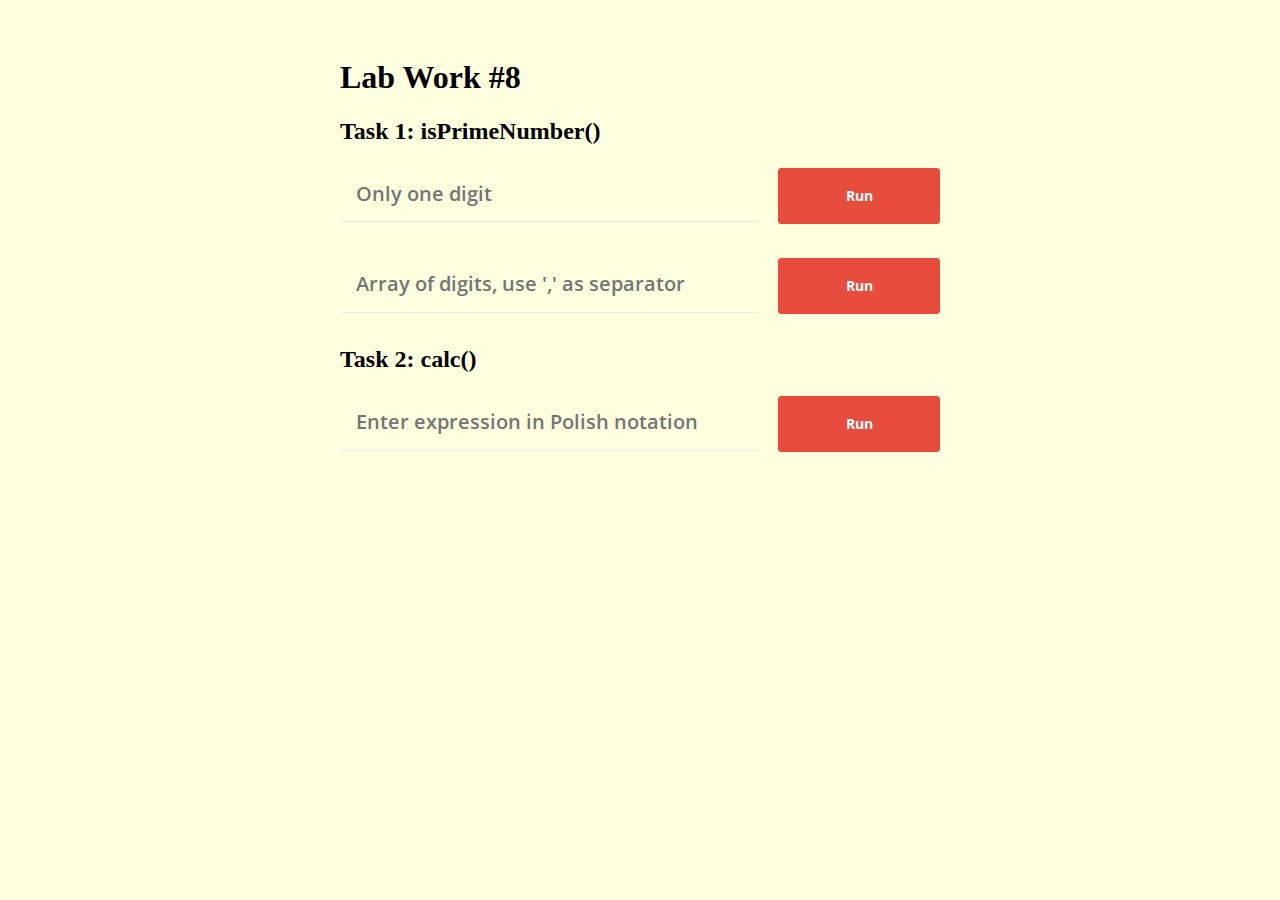
<file: lw8/index.html>
<!DOCTYPE html>
<html lang="en-US">
<head>
  <meta charset="UTF-8" />
  <meta name="viewport" content="width=device-width, initial-scale=1.0, user-scalable=0" />
  <title>OWP LabWork 8</title>
  <link href="https://fonts.googleapis.com/css2?family=Open+Sans:wght@300;400;600;700&display=swap" rel="stylesheet" />
  <link href="https://fonts.googleapis.com/css2?family=Source+Sans+Pro:wght@300;400;600;700;900&display=swap" rel="stylesheet" />
  <link href="css/style.css" rel="stylesheet" />
  <script src="js/isPrimeNumber.js" defer></script>
  <script src="js/calc.js" defer></script>
  <script src="js/main.js" defer></script>
</head>
<body class="main">
  <div class="container">
    <h1 class="main__title">Lab Work #8</h1>
    <div class="task">
      <h2 class="task__title">Task 1: isPrimeNumber()</h2>
      <input type="text" class="text-input" id="input_task1_1" placeholder="Only one digit" />
      <button class="button button_theme_island" id="task1_1">Run</button>
      <div class="task__result" id="result_task1_1"></div>
      <input type="text" class="text-input" id="input_task1_2" placeholder="Array of digits, use ',' as separator"/>
      <button class="button button_theme_island" id="task1_2">Run</button>
      <div class="task__result" id="result_task1_2"></div>
    </div>
    <div class="task">
      <h2 class="task__title">Task 2: calc()</h2>
      <input type="text" class="text-input" id="input_task2" placeholder="Enter expression in Polish notation"/>
      <button class="button button_theme_island" id="task2">Run</button>
      <div class="task__result" id="result_task2"></div>
    </div>
  </div>
</body>
</html>
</file>
<file: lw4/css/style.css>
body
{
    background-color: lightyellow;
    margin: 0 auto;
    max-width: 960px;
    font-family: sans-serif;
}

.imgWrapper img
{
    max-width: 100%;
}
</file>
<file: lw5-2_float/css/style.css>
.main
{
    margin: 0 ;
}

.main__profile
{
    margin: 190px auto 0;
    padding: 0 20px;
}

.profile
{
    max-width: 1200px;
}

.header
{
    width: 100%;
}

.menu
{
    box-sizing: border-box;
    max-width: 1000px;
}

.header__menu
{
    margin: 0 auto;
}

.menu__list
{
    font-size: 0;
    margin: 0;
    padding: 10px 21px 8px;
}

.menu__item
{
    float: left;
    list-style-type: none;
}

.menu__link
{
    padding: 17px 22px 14px 45px;
    text-decoration: none;
    font: normal 19px/32px Georgia, serif;
    color: #333333;
}

.menu__link_about
{
    background: url(../images/about_me_icon.png) no-repeat 20px 19px;
}

.menu__link_hobby
{
    background: url(../images/hobby_icon.png) no-repeat 20px 19px;
}

.menu__link_films
{
    background: url(../images/films_icon.png) no-repeat 19px 19px;
}

.menu__link_active,
.menu__link:hover
{
    color: #f5f5f5;
    background-color: #15a98c;
    background-position: 20px -15px;
    cursor: pointer;
}

.background
{
    position: absolute;
    z-index: -1;
    background: url(../images/top_background.png) no-repeat center top;
    width: 100%;
    height: 400px;
}

.profile__about
{
    margin: 17px auto 0;
}

.about
{
    padding: 20px 0;
    box-sizing: border-box;
    max-width: 1020px;
}

.img-frame
{
    border-radius: 5px;
    overflow: hidden;
    font-size: 0;
}

.img-frame_avatar
{
    margin: 0 63px 0 30px;
    float: left;
    width: 330px;
    height: 350px;
}

.img-frame_film
{
    width: 285px;
    height: 190px;
}

.about__avatar
{
    position: relative;
    top: -62px;
    left: -172px;
}

.favorites
{
    width: 350px;
}

.about__favorites_writers
{
    float: left;
    margin: 45px 40px 0 30px;
}

.about__favorites_films
{
    float: left;
    margin: 33px 40px 60px 30px;
}

.favorites__title
{
    margin: 0 0 12px 0;
    font: 600 24px/32px "Open Sans", sans-serif;
    color: #15a98c;
}

.favorites__list
{
    margin: 0;
    padding: 0 0 0 22px;
}

.favorites__item
{
    font: 19px/36px Georgia, serif;
    color: #555555;
}

.quote
{
    color: #f5f5f5;
    font: italic 28px/42px Georgia, serif;
}

.about__quote
{
    margin: 25px 25px 81px 2px;
}

.quote__author
{
    font: 600 16px/42px "Open Sans", sans-serif;
    color: #f5f5f5;
    margin: 3px 0 0 4px;
}

.about__name
{
    font: 700 48px/42px "Open Sans", sans-serif;
    color: #333333;
    margin: 0 0 50px 0;
    position: relative;
}

.about__name::after
{
    display: inline-block;
    content: '';
    height: 6px;
    width: 60px;
    border-radius: 3px;
    background-color: #45c3aa;
    position: relative;
    top: 40px;
    left: -213px;
}

.bio
{
    font: 19px/32px Georgia, serif;
    color: #555555;
}

.about__bio
{
    margin: 8px 40px 42px 0;
}

.about__hobby
{
    margin: 0;
}

.hobby__title
{
    font: 400 36px/42px "Open Sans", sans-serif;
    color: #333333;
    margin: 0 0 15px -2px;
}

.hobby__description
{
    font: 19px/32px Georgia, serif;
    color: #555555;
    margin: 0 40px 41px 0;
}

.contact-me,
.contact-me__link
{
    font: 19px/32px Georgia, serif;
    color: #15a98b;
}

.contact-me__link:hover
{
    color: #098d72;
    cursor: pointer;
}

.profile__favorite-films
{
    margin: 73px 0 0 0;
}

.favorite-films__title
{
    font: 400 36px/42px "Open Sans", sans-serif;
    color: #333333;
    margin: 0 0 33px 0;
}

.films
{
    margin: 0 -10px 38px;
}

.films__film
{
    width: 285px;
    float: left;
    margin: 0 10px;
}

.film__title
{
    font: 700 22px/32px "Open Sans", sans-serif;
    color: #333333;
    margin: 23px 0 18px;
}

.film__description
{
    font: 16px/28px Georgia, serif;
    color: #555555;
}

.film__screenshot
{
    position: relative;
    transition: transform 0.5s ease 0.1s;
}

.film__screenshot:hover
{
    filter: opacity(80%);
    transform: scale(1.1);
}

.film__screenshot_shawshank
{
    top: 0;
    left: -73px;
}

.film__screenshot_awake
{
    top: -26px;
    left: -17px;
}

.film__screenshot_insidious
{
    top: -12px;
    left: -53px;
}

.film__screenshot_gravity
{
    top: -50px;
    left: -16px;
}

.button-container
{
    text-align: center;
}

.button_films
{
    display: inline-block;
    text-decoration: none;
    margin-left: -18px;
    padding: 8px 0;
    box-sizing: border-box;
    border-radius: 5px;
    width: 220px;
    height: 50px;
    font: 19px/32px Georgia, serif;
    background-color: #15a98b;
    color: #f5f5f5;
    text-align: center;
}

.button_films:hover
{
    background-color: #098d71;
    cursor: pointer;
}

.footer
{
    font: 16px/32px Georgia, serif;
    color: #555555;
    text-align: center;
    background-color: #f5f5f5;
}

.main__footer
{
    margin: 70px 0 0;
    padding: 20px 15px 20px 0;
}

.clear
{
    clear: both;
}
</file>
<file: lw5-3_float-flex/css/style.css>
.main
{
    margin: 0 ;
}

.main__profile
{
    margin: 190px auto 0;
    padding: 0 20px;
}

.profile
{
    max-width: 1200px;
}

.header
{
    width: 100%;
}

.menu
{
    box-sizing: border-box;
    max-width: 1000px;
}

.header__menu
{
    margin: 0 auto;
}

.menu__list
{
    font-size: 0;
    margin: 0;
    padding: 10px 21px 8px;
}

.menu__item
{
    float: left;
    list-style-type: none;
}

.menu__link
{
    padding: 17px 22px 14px 45px;
    text-decoration: none;
    font: normal 19px/32px Georgia, serif;
    color: #333333;
}

.menu__link_about
{
    background: url(../images/about_me_icon.png) no-repeat 20px 19px;
}

.menu__link_hobby
{
    background: url(../images/hobby_icon.png) no-repeat 20px 19px;
}

.menu__link_films
{
    background: url(../images/films_icon.png) no-repeat 19px 19px;
}

.menu__link_active,
.menu__link:hover
{
    color: #f5f5f5;
    background-color: #15a98c;
    background-position: 20px -15px;
    cursor: pointer;
}

.background
{
    position: absolute;
    z-index: -1;
    background: url(../images/top_background.png) no-repeat center top;
    width: 100%;
    height: 400px;
}

.profile__about
{
    margin: 17px auto 0;
}

.about
{
    padding: 20px 0;
    box-sizing: border-box;
    max-width: 1020px;
}

.img-frame
{
    border-radius: 5px;
    overflow: hidden;
    font-size: 0;
}

.img-frame_avatar
{
    margin: 0 63px 0 30px;
    float: left;
    width: 330px;
    height: 350px;
}

.img-frame_film
{
    width: 285px;
    height: 190px;
}

.about__avatar
{
    position: relative;
    top: -62px;
    left: -172px;
}

.favorites
{
    width: 420px;
    float: left;
}

.favorites__writers
{
    margin: 46px 40px 0 30px;
}

.favorites__films
{
    margin: 40px 40px 60px 30px;
}

.favorites__title
{
    margin: 0 0 12px 0;
    font: 600 24px/32px "Open Sans", sans-serif;
    color: #15a98c;
}

.favorites__list
{
    margin: 0;
    padding: 0 0 0 22px;
}

.favorites__item
{
    font: 19px/36px Georgia, serif;
    color: #555555;
}

.quote
{
    color: #f5f5f5;
    font: italic 28px/42px Georgia, serif;
}

.about__quote
{
    margin: 25px 25px 81px 2px;
}

.quote__author
{
    font: 600 16px/42px "Open Sans", sans-serif;
    color: #f5f5f5;
    margin: 3px 0 0 4px;
}

.about__name
{
    font: 700 48px/42px "Open Sans", sans-serif;
    color: #333333;
    margin: 0 0 50px 0;
    position: relative;
}

.about__name::after
{
    display: inline-block;
    content: '';
    height: 6px;
    width: 60px;
    border-radius: 3px;
    background-color: #45c3aa;
    position: relative;
    top: 40px;
    left: -213px;
}

.bio
{
    font: 19px/32px Georgia, serif;
    color: #555555;
}

.about__bio
{
    margin: 8px 40px 42px 0;
}

.about__hobby
{
    margin: 0;
}

.hobby__title
{
    font: 400 36px/42px "Open Sans", sans-serif;
    color: #333333;
    margin: 0 0 15px -2px;
}

.hobby__description
{
    font: 19px/32px Georgia, serif;
    color: #555555;
    margin: 0 40px 41px 0;
}

.contact-me,
.contact-me__link
{
    font: 19px/32px Georgia, serif;
    color: #15a98b;
}

.contact-me__link:hover
{
    color: #098d72;
    cursor: pointer;
}

.main__favorite-films
{
    background-color: #f9f9f9;
    margin: 35px 0 0 0;
    padding: 38px 0 60px 0;
}

.favorite-films__title
{
    font: 400 36px/42px "Open Sans", sans-serif;
    color: #333333;
    margin: 0 0 33px 0;
    padding: 0 0 0 10px;
}

.favorite-films__container
{
    margin: 0 auto 0;
    width: 1220px;
}

.films__film
{
    width: 285px;
    float: left;
    margin: 0 10px;
}

.film__title
{
    font: 700 22px/32px "Open Sans", sans-serif;
    color: #333333;
    margin: 23px 0 18px;
}

.film__description
{
    font: 16px/28px Georgia, serif;
    color: #555555;
    margin: 0;
}

.film__screenshot
{
    position: relative;
    transition: transform 0.5s ease 0.1s;
}

.film__screenshot:hover
{
    filter: opacity(80%);
    transform: scale(1.1);
}

.film__screenshot_shawshank
{
    top: 0;
    left: -73px;
}

.film__screenshot_awake
{
    top: -26px;
    left: -17px;
}

.film__screenshot_insidious
{
    top: -12px;
    left: -53px;
}

.film__screenshot_gravity
{
    top: -50px;
    left: -16px;
}

.button-container
{
    margin: 53px 0 0 0;
    text-align: center;
}

.button
{
    text-decoration: none;
    padding: 8px 0;
    box-sizing: border-box;
    border-radius: 5px;
    border: 0;
    width: 220px;
    height: 50px;
    font: 19px/32px Georgia, serif;
    background-color: #15a98b;
    color: #f5f5f5;
    text-align: center;
}

.button_films
{
    transform: translate(-10px, 0);
    display: inline-block;
}

.button:hover
{
    background-color: #098d71;
    cursor: pointer;
}

.main__write-me
{
    margin: 0 auto;
    display: flex;
    flex-direction: column;
    align-items: center;
}

.write-me__title
{
    padding: 0 10px 0 0;
    margin: 50px 0 76px 0;
    text-transform: uppercase;
    font: 300 36px/30px "Open Sans", sans-serif;
    letter-spacing: -0.8px;
    color: #333333;
}

.write-me__title::before,
.write-me__title::after
{
    margin: 0 30px;
    content: '';
    display: inline-block;
    background-color: #c4c4c4;
    width: 200px;
    height: 1px;
    vertical-align: middle; 
}

.write-me-form
{
    width: 541px;
}

.write-me-form__input
{
    margin: 3px 0 23.5px;
    padding: 7px 19px;
    outline: none;
    display: block;
    border-radius: 3px;
    border: #c9c9c9 solid 2px;
    box-sizing: border-box;
    width: 100%;
    font: 400 18px/32px "Open Sans", sans-serif;
    color: #555555;
}

.write-me-form__input:hover,
.write-me-form__input:focus
{
    border-color: #15a98c;
}

.write-me-form__label
{
    display: block;
    font: 400 20px/32px "Open Sans", sans-serif;
    color: #333333;
    cursor: pointer;
}

.write-me-form__text
{
    display: block;
    font: 400 20px/32px "Open Sans", sans-serif;
    color: #333333;
    margin: 0 0 4px 0;
    letter-spacing: 0;
}

.write-me-form__label_select
{
    margin: 25px 0 0 0;
}

.write-me-form__label_required::after
{
    content: ' *';
    color: #ee0707;
}

.write-me-form__input_select
{
    margin: 2px 0 41px 0;
    padding: 7px 20px 7px 17px;
    cursor: pointer;
    -webkit-appearance: none;
    -moz-appearance: none;
    -ms-appearance: none;
    appearance: none;
    background: url(../images/arrow_down.png) no-repeat right #ffffff;
    background-position-x: 499px;
}

.write-me-form__input_select::-ms-expand
{
    display: none;
}

.write-me-form__radio
{
    cursor: pointer;
    margin: 4px 4px 0 0;
}

.write-me-form__radio_woman
{
    margin-left: 35px;
}

.write-me-form__label_radio
{
    margin: 36px 0 0 0;
    display: inline;
    font: 400 18px/32px "Open Sans", sans-serif;
    color: #333333;
    letter-spacing: 0;
}

.write-me-form__gender
{
    margin: 0 0 36px 0;
}

.write-me-form__input_area
{
    margin: 4px 0 50px 0;
    height: 150px;
    overflow : auto;
}

.footer
{
    font: 16px/32px Georgia, serif;
    color: #555555;
    text-align: center;
    background-color: #f5f5f5;
}

.main__footer
{
    margin: 47px 0 0;
    padding: 20px 15px 20px 0;
}

.clear
{
    clear: both;
}
</file>
<file: lw5/css/style.css>
.main
{
    margin: 0 ;
}

.main__profile
{
    margin: 190px auto 0;
}

.profile
{
    max-width: 1200px;
}

.header
{
    width: 100%;
}

.menu
{
    box-sizing: border-box;
    max-width: 1000px;
}

.header__menu
{
    margin: 0 auto;
}

.menu__list
{
    margin: 0;
    padding: 10px 21px 8px;
    display: flex;
}

.menu__item
{
    list-style-type: none;
}

.menu__link
{
    padding: 17px 22px 14px 45px;
    text-decoration: none;
    font: normal 19px/32px Georgia, serif;
    color: #333333;
}

.menu__link_about
{
    background: url(../images/about_me_icon.png) no-repeat 20px 19px;
}

.menu__link_hobby
{
    background: url(../images/hobby_icon.png) no-repeat 20px 19px;
}

.menu__link_films
{
    background: url(../images/films_icon.png) no-repeat 19px 19px;
}

.menu__link_active,
.menu__link:hover
{
    color: #f5f5f5;
    background-color: #15a98c;
    background-position: 20px -15px;
    cursor: pointer;
}

.background
{
    position: absolute;
    z-index: -1;
    background: url(../images/top_background.png) no-repeat center top;
    width: 100%;
    height: 400px;
}

.profile__about
{
    margin: 17px auto 0;
}

.about
{
    padding: 20px 0;
    box-sizing: border-box;
    max-width: 1020px;
}

.about__row
{
    display: flex;
}

.about__column
{
    margin: 0 30px;
}

.about__column_left
{
    width: 330px;
    flex-shrink: 0;
}

.img-frame
{
    border-radius: 5px;
    overflow: hidden;
    font-size: 0;
}

.img-frame_avatar
{
    margin: 0 30px;
    flex-shrink: 0;
    width: 330px;
    height: 350px;
}

.img-frame_film
{
    width: 285px;
    height: 190px;
}

.about__avatar
{
    position: relative;
    top: -62px;
    left: -172px;
}

.about__favorites_writers
{
    margin-top: 46px;
}

.about__favorites_films
{
    margin-top: 42px;
}

.favorites__title
{
    margin: 0 0 12px 0;
    font: 600 24px/32px "Open Sans", sans-serif;
    color: #15a98c;
}

.favorites__list
{
    margin: 0;
    padding: 0 0 0 22px;
}

.favorites__item
{
    font: 19px/36px Georgia, serif;
    color: #555555;
}

.quote
{
    color: #f5f5f5;
    font: italic 28px/42px Georgia, serif;
}

.about__quote
{
    margin: 25px 0 81px 2px;
}

.quote__author
{
    font: 600 16px/42px "Open Sans", sans-serif;
    color: #f5f5f5;
    margin: 3px 0 0 4px;
}

.about__name
{
    font: 700 48px/42px "Open Sans", sans-serif;
    color: #333333;
    margin: 0 0 0 4px;
    position: relative;
}

.about__name::after
{
    display: block;
    content: '';
    height: 6px;
    width: 60px;
    border-radius: 3px;
    background-color: #45c3aa;
    position: absolute;
    top: 73px;
    left: -6px;
}

.bio
{
    font: 19px/32px Georgia, serif;
    color: #555555;
}

.about__bio
{
    margin: 8px 0 42px 0;
}

.about__hobby
{
    margin: 0 0 0 0;
}

.hobby__title
{
    font: 400 36px/42px "Open Sans", sans-serif;
    color: #333333;
    margin: 0 0 15px -2px;
}

.hobby__description
{
    font: 19px/32px Georgia, serif;
    color: #555555;
    margin: 0 0 41px 0;
}

.contact-me,
.contact-me__link
{
    font: 19px/32px Georgia, serif;
    color: #15a98b;
}

.contact-me__link:hover
{
    color: #098d72;
    cursor: pointer;
}

.profile__favorite-films
{
    margin: 73px 0 0 0;
}

.favorite-films__title
{
    font: 400 36px/42px "Open Sans", sans-serif;
    color: #333333;
    margin: 0 0 33px 0;
}

.films
{
    display: flex;
    margin: 0 -10px 38px;
}

.films__film
{
    margin: 0 10px;
}

.film__title
{
    font: 700 22px/32px "Open Sans", sans-serif;
    color: #333333;
    margin: 23px 0 18px;
}

.film__description
{
    font: 16px/28px Georgia, serif;
    color: #555555;
}

.film__screenshot
{
    position: relative;
    transition: transform 0.5s ease 0.1s;
}

.film__screenshot:hover
{
    filter: opacity(80%);
    transform: scale(1.1);
}

.film__screenshot_shawshank
{
    top: 0;
    left: -73px;
}

.film__screenshot_awake
{
    top: -26px;
    left: -17px;
}

.film__screenshot_insidious
{
    top: -12px;
    left: -53px;
}

.film__screenshot_gravity
{
    top: -50px;
    left: -16px;
}

.button-container
{
    display: flex;
    justify-content: center;
}

.button_films
{
    text-decoration: none;
    margin-left: -18px;
    padding: 8px 0;
    box-sizing: border-box;
    border-radius: 5px;
    width: 220px;
    height: 50px;
    font: 19px/32px Georgia, serif;
    background-color: #15a98b;
    color: #f5f5f5;
    text-align: center;
}

.button_films:hover
{
    background-color: #098d71;
    cursor: pointer;
}

.footer
{
    font: 16px/32px Georgia, serif;
    color: #555555;
    text-align: center;
    background-color: #f5f5f5;
}

.main__footer
{
    margin: 70px 0 0;
    padding: 20px 15px 20px 0;
}
</file>
<file: lw6/css/style.css>
.main
{
    margin: 0 ;
}

.main_without-overflow
{
    overflow: hidden;
}

.header
{
    width: 100%;
    position: fixed;
    z-index: 10;
    top: 0;
    background-color: #ffffff;
}

.menu
{
    box-sizing: border-box;
    max-width: 1000px;
    overflow: hidden;
}

.burger-button
{
    cursor: pointer;
    height: 25px;
    position: relative;
    transition: all 0.4s ease;
    width: 25px;
    z-index: 10;
    padding: 10px;
}

.burger-button__line
{
    background-color: #000000;
    position: absolute;
    height: 2px;
    width: 25px;
    transition: all .4s ease;
}

.burger-button__line_top
{
    top: 13px;
}

.burger-button__line_mid
{
    top: 21px;
}

.burger-button__line_bottom
{
    top: 29px;
}

.burger-button:hover .burger-button__line_mid
{
    width: 18px;
}

.burger-button_active .burger-button__line_top
{
    top: 21px;
    -webkit-transform: rotate(45deg);
    -ms-transform: rotate(45deg);
    transform: rotate(45deg)
}

.burger-button_active .burger-button__line_mid
{
    opacity: 0
}

.burger-button_active .burger-button__line_bottom
{
    top: 21px;
    -webkit-transform: rotate(-45deg);
    -ms-transform: rotate(-45deg);
    transform: rotate(-45deg)
}

.header__menu
{
    margin: 0 auto;
    height: 100vh;
}

.menu_hidden
{
    display: none;
}

.menu__list
{
    font-size: 0;
    margin: 0;
    padding: 0 20px;
}

.menu__item
{
    list-style-type: none;
    box-sizing: border-box;
}

.menu__link
{
    display: block;
    padding: 9px 22px 9px 45px;
    text-decoration: none;
    font: normal 19px/32px Georgia, serif;
    color: #333333;
}

.menu__link_about
{
    background: url(../images/about_me_icon.png) no-repeat 20px 19px;
}

.menu__link_hobby
{
    background: url(../images/hobby_icon.png) no-repeat 20px 19px;
}

.menu__link_films
{
    background: url(../images/films_icon.png) no-repeat 19px 19px;
}

.menu__link_active,
.menu__link:hover
{
    color: #f5f5f5;
    background-color: #15a98c;
    background-position: 20px -16px;
    cursor: pointer;
}

.background
{
    position: absolute;
    top: 50px;
    z-index: -1;
    background: url(../images/top_background.png) no-repeat center top;
    width: 100%;
    height: 400px;
}

.profile
{
    max-width: 1200px;
}

.profile__about
{
    margin: 45px 0 0;
}

.about
{
    padding: 25px 10px;
    box-sizing: border-box;
    max-width: 1024px;
}

.about__header
{
    display: flex;
    flex-direction: column-reverse;
}

.img-frame
{
    border-radius: 5px;
    overflow: hidden;
    font-size: 0;
}

.img-frame_avatar
{
    margin: 0 auto 50px;
    max-width: 400px;
    height: 350px;
}

.img-frame_film
{
    margin: 0 auto;
    max-width: 400px;
    height: 190px;
}

.about__avatar
{
    position: relative;
    top: -62px;
    left: 50%;
    transform: translateX(-50%);
}

.quote
{
    color: #333333;
    font: italic 30px/42px Georgia, serif;
}

.about__quote
{
    margin: 20px 20px;
}

.quote__author
{
    font: 600 20px/42px "Open Sans", sans-serif;
    color: #333333;
    margin: 3px 0 0 4px;
}

.about__name
{
    text-align: center;
    font: 700 48px/42px "Open Sans", sans-serif;
    color: #333333;
    margin: 0 0 20px 0;
    position: relative;
}

.about__name::after
{
    display: inline-block;
    content: '';
    height: 6px;
    width: 60px;
    border-radius: 3px;
    background-color: #45c3aa;
    position: absolute;
    top: 65px;
    transform: translateX(-50%);
    left: 50%;
}

.about__info
{
    display: flex;
    flex-direction: column;
}

.favorites
{
    order: 1;
    display: flex;
    flex-wrap: wrap;
    justify-content: space-between;
}

.favorites__writers,
.favorites__films
{
    margin: 10px 0;
}

.favorites__writers
{
    margin-right: 20px;
}
.favorites__title
{
    margin: 0 0 12px 0;
    font: 600 26px/32px "Open Sans", sans-serif;
    color: #15a98c;
}

.favorites__list
{
    margin: 0;
    padding: 0 0 0 22px;
}

.favorites__item
{
    font: 21px/36px Georgia, serif;
    color: #555555;
}

.bio
{
    font: 22px/38px Georgia, serif;
    color: #555555;
}

.about__bio
{
    margin: 8px 0 42px 0;
}

.about__hobby
{
    margin: 0;
}

.hobby__title
{
    font: 400 34px/42px "Open Sans", sans-serif;
    color: #333333;
    margin: 0 0 15px -2px;
}

.hobby__description
{
    font: 24px/36px Georgia, serif;
    color: #555555;
    margin: 0 0 41px 0;
}

.about__contact-me
{
    margin: 0 0 40px 0;
}

.contact-me,
.contact-me__link
{
    text-align: center;
    font: 24px/38px Georgia, serif;
    color: #15a98b;
}

.contact-me__link:hover
{
    color: #098d72;
    cursor: pointer;
}

.main__favorite-films
{
    background-color: #f9f9f9;
    margin: 0 0 0 0;
    padding: 20px 10px 30px;
}

.favorite-films__title
{
    font: 400 36px/42px "Open Sans", sans-serif;
    color: #333333;
    margin: 0 0 33px 0;
    padding: 0 0 0 10px;
}

.favorite-films__container
{
    margin: 0;
}

.films__film
{
    margin: 0 10px 30px;
}

.film__title
{
    font: 700 24px/32px "Open Sans", sans-serif;
    color: #333333;
    margin: 15px 0 10px;
}

.film__description
{
    font: 18px/28px Georgia, serif;
    color: #555555;
    margin: 0;
}

.film__screenshot
{
    position: relative;
    transition: transform 0.2s ease;
    top: 50%;
    left: 50%;
    transform: translate(-50%, -50%);
}

.film__screenshot:hover
{
    filter: opacity(80%);
    transform: translate(-50%, -50%)
               scale(1.1);
}

.button-container
{
    margin: 20px 0 0 0;
    text-align: center;
}

.button
{
    text-decoration: none;
    padding: 8px 0;
    box-sizing: border-box;
    border-radius: 5px;
    border: 0;
    width: 220px;
    height: 50px;
    font: 19px/32px Georgia, serif;
    background-color: #15a98b;
    color: #f5f5f5;
    text-align: center;
}

.button_films
{
    display: inline-block;
}

.button:hover
{
    background-color: #098d71;
    cursor: pointer;
}

.main__write-me
{
    margin: 0 auto;
    padding: 0 10px;
}

.write-me
{
    display: flex;
    flex-direction: column;
    align-items: center;
}

.write-me__title
{
    padding: 0;
    margin: 30px 0 40px 0;
    text-transform: uppercase;
    font: 300 36px/30px "Open Sans", sans-serif;
    letter-spacing: -0.8px;
    color: #333333;
}

.write-me-form
{
    width: 100%;
}

.write-me-form__input
{
    margin: 3px 0 15px;
    padding: 7px 19px;
    outline: none;
    display: block;
    border-radius: 3px;
    border: #c9c9c9 solid 2px;
    box-sizing: border-box;
    width: 100%;
    font: 400 18px/32px "Open Sans", sans-serif;
    color: #555555;
}

.write-me-form__input:hover,
.write-me-form__input:focus
{
    border-color: #15a98c;
}

.write-me-form__label
{
    display: block;
    font: 400 20px/32px "Open Sans", sans-serif;
    color: #333333;
    cursor: pointer;
}

.write-me-form__text
{
    display: block;
    font: 400 20px/32px "Open Sans", sans-serif;
    color: #333333;
    margin: 0 0 4px 0;
    letter-spacing: 0;
}

.write-me-form__label_select
{
    margin: 15px 0 0 0;
}

.write-me-form__label_required::after
{
    content: ' *';
    color: #ee0707;
}

.write-me-form__input_select
{
    margin: 2px 0 15px 0;
    padding: 7px 20px 7px 17px;
    cursor: pointer;
    -webkit-appearance: none;
    -moz-appearance: none;
    -ms-appearance: none;
    appearance: none;
    background: url(../images/arrow_down.png) no-repeat 97% #ffffff;
}

.write-me-form__input_select::-ms-expand
{
    display: none;
}

.write-me-form__radio
{
    cursor: pointer;
    margin: 4px 4px 0 0;
}

.write-me-form__radio_woman
{
    margin-left: 35px;
}

.write-me-form__label_radio
{
    margin: 15px 0 0 0;
    display: inline;
    font: 400 18px/32px "Open Sans", sans-serif;
    color: #333333;
    letter-spacing: 0;
}

.write-me-form__gender
{
    margin: 0 0 15px 0;
}

.write-me-form__input_area
{
    margin: 4px 0 15px 0;
    height: 150px;
    overflow : auto;
}

.write-me-form__button
{
    width: 100%;
}

.footer
{
    font: 16px/32px Georgia, serif;
    color: #555555;
    text-align: center;
    background-color: #f5f5f5;
}

.main__footer
{
    margin: 47px 0 0;
    padding: 20px 5px;
}

.clear
{
    clear: both;
}

@media screen and (min-width: 480px)
{

    .about
    {
        padding: 25px 25px;
    }

    .about__quote
    {
        margin: 20px 40px;
    }

    .main__write-me {
        padding: 0 25px;
    }
}

@media screen and (min-width: 768px)
{

    .burger-button
    {
        display: none;
    }

    .menu__item
    {
        float: left;
    }

    .menu
    {
        height: auto;
    }

    .about__quote
    {
        margin: 20px 60px;
    }

    .favorites
    {
        display: flex;
        justify-content: space-around;
    }

    .favorites__writers,
    .favorites__films
    {
        margin: 0;
    }


    .write-me-form
    {
        width: 541px;
    }
}

@media screen and (min-width: 1024px)
{
    .header
    {
        position: static;
    }

    .profile__about
    {
        margin: 17px auto 0;
        padding: 20px 0 15px;
    }

    .main__profile
    {
        margin: 190px auto 0;
        padding: 0 20px;
    }

    .about__avatar
    {
        left: -172px;
        transform: translateX(0);
    }

    .img-frame_avatar
    {
        margin: 0 64px 0 32px;
        float: left;
        width: 330px;
        height: 350px;
    }

    .img-frame_film
    {
        max-width: 285px;
        height: 190px;
    }

    .about__header
    {
        display: block;
    }

    .quote
    {
        color: #f5f5f5;
        font: italic 28px/42px Georgia, serif;
    }

    .about__quote
    {
        margin: 25px 25px 81px 2px;
    }

    .quote__author
    {
        font: 600 16px/42px "Open Sans", sans-serif;
        color: #f5f5f5;
        margin: 3px 0 0 4px;
    }

    .about__name
    {
        text-align: left;
        margin: 0 0 50px 0;
    }

    .about__name::after
    {
        position: relative;
        top: 40px;
        left: -213px;
        transform: none;
    }

    .about__info
    {
        display: block;
    }

    .favorites
    {
        display: block;
        order: 0;
        width: 422px;
        float: left;
    }

    .favorites__writers
    {
        margin: 38px 40px 0 30px;
    }

    .favorites__films
    {
        margin: 40px 40px 75px 30px;
    }

    .favorites__title
    {
        margin: 0 0 12px 0;
        font: 600 24px/32px "Open Sans", sans-serif;
        color: #15a98c;
    }

    .favorites__list
    {
        margin: 0;
        padding: 0 0 0 22px;
    }

    .favorites__item
    {
        font: 19px/36px Georgia, serif;
        color: #555555;
    }

    .bio
    {
        margin: 8px 33px 43px 0;
        font: 19px/32px Georgia, serif;
        color: #555555;
    }

    .hobby__title
    {
        font: 400 36px/42px "Open Sans", sans-serif;
    }

    .hobby__description
    {
        font: 19px/32px Georgia, serif;
        margin: 0 40px 41px 0;
    }

    .contact-me,
    .contact-me__link
    {
        text-align: left;
        font: 19px/32px Georgia, serif;
        color: #15a98b;
    }

    .contact-me__link:hover
    {
        color: #098d72;
        cursor: pointer;
    }

    .main__favorite-films
    {
        padding: 38px 0 60px 0;
    }

    .favorite-films__container
    {
        width: 610px;
        margin: 0 auto 0;
    }

    .films
    {
        display: flex;
        flex-wrap: wrap;
    }

    .films__film
    {
        width: 285px;
        margin: 10px 10px;
    }

    .film__title
    {
        font: 700 22px/32px "Open Sans", sans-serif;
        color: #333333;
        margin: 22px 0 17px;
    }

    .film__description
    {
        font: 16px/28px Georgia, serif;
        color: #555555;
        margin: 0;
    }

    .film__screenshot
    {
        position: relative;
        transform: translate(0, 0);
        transition: transform 0.2s ease 0.1s;
    }

    .film__screenshot:hover
    {
        filter: opacity(80%);
        transform: scale(1.1);
    }

    .film__screenshot_shawshank
    {
        top: 0;
        left: -73px;
    }

    .film__screenshot_awake
    {
        top: -26px;
        left: -17px;
    }

    .film__screenshot_insidious
    {
        top: -12px;
        left: -53px;
    }

    .film__screenshot_gravity
    {
        top: -50px;
        left: -16px;
    }

    .button-container
    {
        margin: 53px 0 0 0;
    }

    .button_films
    {
        transform: translate(-10px, 0);
        display: inline-block;
    }

    .write-me__title
    {
        padding: 0 10px 0 0;
        margin: 50px 0 76px 0;
    }

    .write-me__title::before,
    .write-me__title::after
    {
        margin: 0 30px;
        content: '';
        display: inline-block;
        background-color: #c4c4c4;
        width: 200px;
        height: 1px;
        vertical-align: middle; 
    }

    .write-me-form__input
    {
        margin: 3px 0 23.5px;
    }

    .write-me-form__input:hover,
    .write-me-form__input:focus
    {
        border-color: #15a98c;
    }

    .write-me-form__label_select
    {
        margin: 25px 0 0 0;
    }

    .write-me-form__input_select
    {
        margin: 2px 0 41px 0;
    }

    .write-me-form__input_select::-ms-expand
    {
        display: none;
    }

    .write-me-form__radio
    {
        cursor: pointer;
        margin: 4px 4px 0 0;
    }

    .write-me-form__radio_woman
    {
        margin-left: 35px;
    }

    .write-me-form__label_radio
    {
        margin: 36px 0 0 0;
    }

    .write-me-form__gender
    {
        margin: 0 0 36px 0;
    }
    .write-me-form__input_area
    {
        margin: 4px 0 50px 0;
    }

    .write-me-form__button
    {
        width: 220px;
    }

    .main__footer {
        padding: 20px 17px 20px 0;
    }
}

@media screen and (min-width: 1250px)
{
    .favorite-films__container
    {
        margin: 0 auto 0;
        width: 1220px;
    }

    .films__film
    {
        width: 285px;
        float: left;
        margin: 0 10px;
    }

    .films
    {
        display: block;
        flex-wrap: nowrap;
    }
}
</file>
<file: lw8/css/style.css>
.main
{
    background-color: lightyellow;
    padding: 30px 0;
}

.container
{
    margin: 0 auto;
    max-width: 600px;
}

.task
{
    font-size: 0;
}

.task__title
{
    font-size: 24px;
}

.task__result
{
    font-size: 24px;
    margin-bottom: 30px;
    padding: 0 0 0 15px;
    font: 600 20px/25px "Open Sans", sans-serif;
    color: #666666;
}

.button
{
    display: inline-block;
    width: 27%;
    text-align: center;
    box-sizing: border-box;
    border-radius: 3px;
    text-decoration: none;
    font: 700 14px/14px "Open Sans", sans-serif;
    letter-spacing: 0px;
    padding: 20px 0;
}

.button_theme_island
{
    color: #ffffff;
    border: 1px solid #e74c3c;
    background-color: #e74c3c;
}

.button_theme_island:hover
{
    background-color: #e5412e;
    border: 1px solid #e5412e;
}

.button_theme_istransparent
{
    margin-top: 2px;
    margin-bottom: 2px;
    color: #ffffff;
    border: 1px solid #ffffff;
    background-color: rgba(255 ,255 , 255, 0);
    padding: 18px 0;
}

.button_theme_istransparent:hover
{
    background-color: rgba(255 ,255 , 255, 0.1);
}

.button_disabled
{
    background-color: #706b65;
    border-color: #706b65;
    color: #3c3530;
    pointer-events: none;
}

.text-input
{
    background-color: #ffffff00;
    margin: 0 3% 3px 0;
    padding: 16px 16px 15.5px;
    box-sizing: border-box;
    outline: none;
    display: inline-block;
    border: 0px;
    border-radius: 1px;
    border-bottom: #ececec solid 1px;
    width: 70%;
    font: 600 20px/25px "Open Sans", sans-serif;
    color: #999999;
}

.text-input:hover,
.text-input:focus
{
    border-color: #e74e3e;
}
</file>
